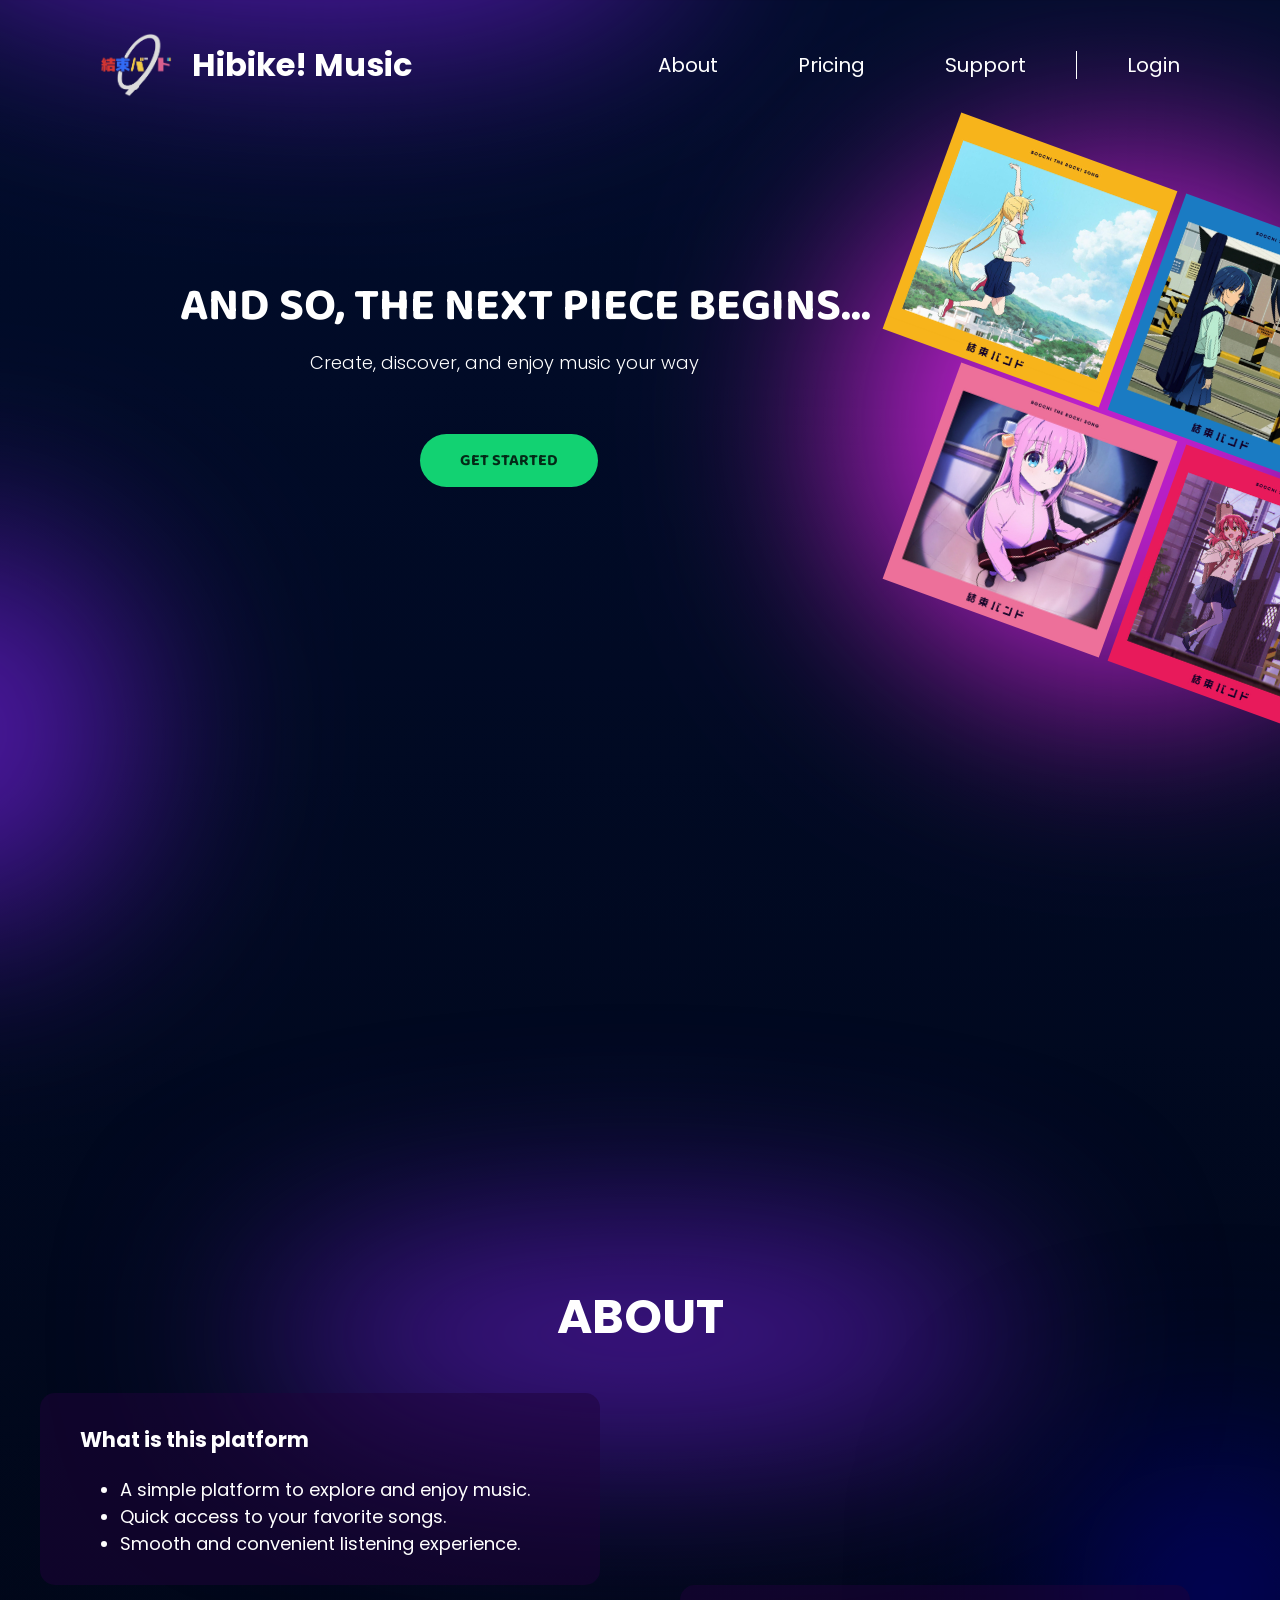
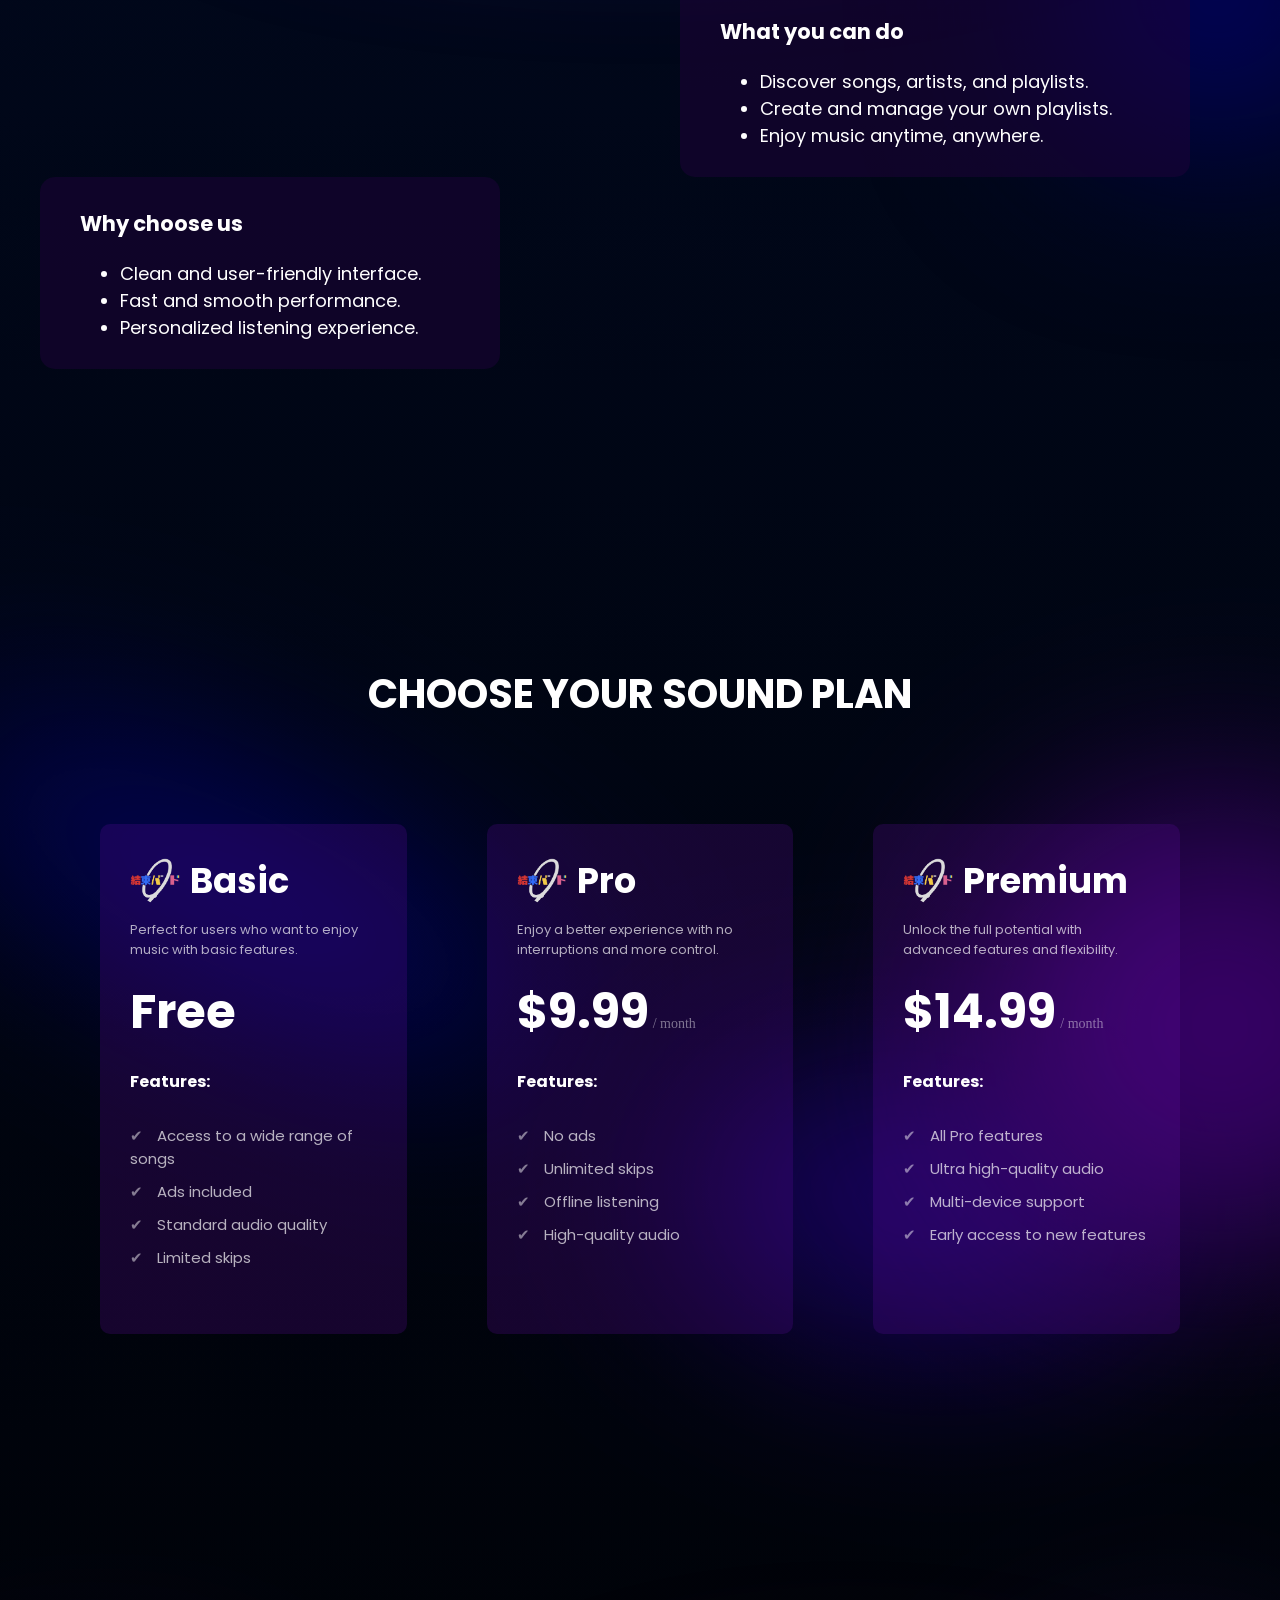
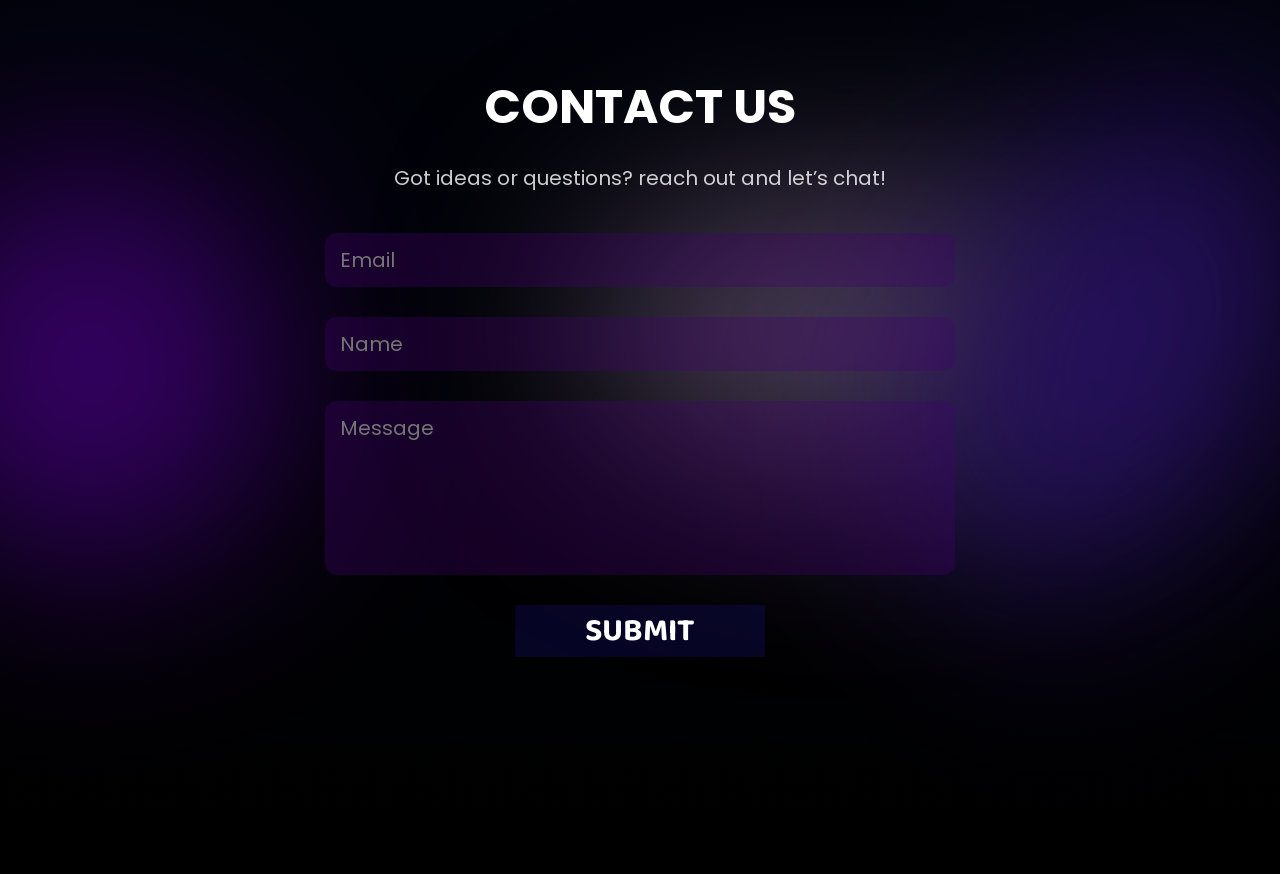
<file: index.html>
<!doctype html>
<html lang="en">
  <head>
    <meta charset="UTF-8" />
    <meta name="viewport" content="width=device-width, initial-scale=1.0" />
    <title>Hibike! Music</title>

    <link rel="stylesheet" href="style.css" />
    <!-- poppins -->
    <link rel="preconnect" href="https://fonts.googleapis.com" />
    <link rel="preconnect" href="https://fonts.gstatic.com" crossorigin />
    <link
      href="https://fonts.googleapis.com/css2?family=Poppins:ital,wght@0,100;0,200;0,300;0,400;0,500;0,600;0,700;0,800;0,900;1,100;1,200;1,300;1,400;1,500;1,600;1,700;1,800;1,900&display=swap"
      rel="stylesheet"
    />

    <link rel="preconnect" href="https://fonts.googleapis.com" />
    <link rel="preconnect" href="https://fonts.gstatic.com" crossorigin />
    <link
      href="https://fonts.googleapis.com/css2?family=Baloo+Thambi+2:wght@400..800&family=Poppins:ital,wght@0,100;0,200;0,300;0,400;0,500;0,600;0,700;0,800;0,900;1,100;1,200;1,300;1,400;1,500;1,600;1,700;1,800;1,900&display=swap"
      rel="stylesheet"
    />
    <!-- Favicon -->
    <link rel="icon" href="images/httFavicon.jpg" />
  </head>

  <body>
    <div class="ellipse1"></div>
    <div class="ellipse2"></div>
    <div class="ellipse3"></div>

    <img class="img1" src="images/Ano Band.webp" />
    <img class="img2" src="images/Guitar, Loneliness and Blue Planet.jpg" />
    <img class="img3" src="images/never forget.jpg" />
    <img class="img4" src="images/if i could be a constellation.jpg" />

    <header class="navbar">
      <a href="index.html" class="logo">
        <img src="images/logo.png" alt="Hibike Music Logo" />
        <h1>Hibike! Music</h1>
      </a>

      <ul>
        <li><a href="#about">About</a></li>
        <li><a href="#pricing">Pricing</a></li>
        <li><a href="#support">Support</a></li>
        <li><a href="login.html">Login</a></li>
      </ul>
    </header>

    <section class="hero">
      <h2 class="slogan">AND SO, THE NEXT PIECE BEGINS...</h2>
      <p class="subtitle">Create, discover, and enjoy music your way</p>
      <button class="btn" onclick="window.location.href = 'login.html'">
        GET STARTED
      </button>
    </section>

    <section id="about">
      <div class="ellipse4"></div>
      <div class="ellipse5"></div>
      <h2>ABOUT</h2>

      <div class="about-blocks">
        <div class="about-block">
          <h3>What is this platform</h3>
          <ul>
            <li>A simple platform to explore and enjoy music.</li>
            <li>Quick access to your favorite songs.</li>
            <li>Smooth and convenient listening experience.</li>
          </ul>
        </div>

        <div class="about-block">
          <h3>What you can do</h3>
          <ul>
            <li>Discover songs, artists, and playlists.</li>
            <li>Create and manage your own playlists.</li>
            <li>Enjoy music anytime, anywhere.</li>
          </ul>
        </div>

        <div class="about-block">
          <h3>Why choose us</h3>
          <ul>
            <li>Clean and user-friendly interface.</li>
            <li>Fast and smooth performance.</li>
            <li>Personalized listening experience.</li>
          </ul>
        </div>
      </div>
    </section>

    <section id="pricing">
      <div class="ellipse6"></div>
      <div class="ellipse7"></div>
      <div class="ellipse8"></div>

      <h2>CHOOSE YOUR SOUND PLAN</h2>
      <div class="pricing-container">
        <a href="checkout.html" class="price-card">
          <div class="card-header">
            <img src="images/logo.png" alt="Hibike Music Logo" />
            <h3>Basic</h3>
          </div>
          <p class="plan-desc">
            Perfect for users who want to enjoy music with basic features.
          </p>
          <p>
            <span class="price">Free</span>
          </p>
          <h4 class="features-title">Features:</h4>
          <ul>
            <li><span class="tick">✔</span> Access to a wide range of songs</li>
            <li><span class="tick">✔</span> Ads included</li>
            <li><span class="tick">✔</span> Standard audio quality</li>
            <li><span class="tick">✔</span> Limited skips</li>
          </ul>
        </a>

        <a href="checkout.html" class="price-card">
          <div class="card-header">
            <img src="images/logo.png" alt="Hibike Music Logo" />
            <h3>Pro</h3>
          </div>
          <p class="plan-desc">
            Enjoy a better experience with no interruptions and more control.
          </p>
          <p>
            <span class="price">$9.99</span>
            <span class="month">/ month</span>
          </p>
          <h4 class="features-title">Features:</h4>
          <ul>
            <li><span class="tick">✔</span> No ads</li>
            <li><span class="tick">✔</span> Unlimited skips</li>
            <li><span class="tick">✔</span> Offline listening</li>
            <li><span class="tick">✔</span> High-quality audio</li>
          </ul>
        </a>

        <a href="checkout.html" class="price-card">
          <div class="card-header">
            <img src="images/logo.png" alt="Hibike Music Logo" />
            <h3>Premium</h3>
          </div>
          <p class="plan-desc">
            Unlock the full potential with advanced features and flexibility.
          </p>
          <p>
            <span class="price">$14.99</span>
            <span class="month">/ month</span>
          </p>
          <h4 class="features-title">Features:</h4>
          <ul>
            <li><span class="tick">✔</span> All Pro features</li>
            <li><span class="tick">✔</span> Ultra high-quality audio</li>
            <li><span class="tick">✔</span> Multi-device support</li>
            <li><span class="tick">✔</span> Early access to new features</li>
          </ul>
        </a>
      </div>
    </section>

    <section id="support">
      <div class="ellipse9"></div>
      <div class="ellipse10"></div>
      <div class="ellipse11"></div>

      <h2>Contact Us</h2>

      <p class="contact-subtitle">
        Got ideas or questions? reach out and let’s chat!
      </p>

      <form class="contact-form">
        <input type="email" placeholder="Email" required />

        <input type="text" placeholder="Name" required />

        <textarea placeholder="Message" rows="5" required></textarea>

        <button type="submit">SUBMIT</button>
      </form>
    </section>
  </body>
</html>
</file>
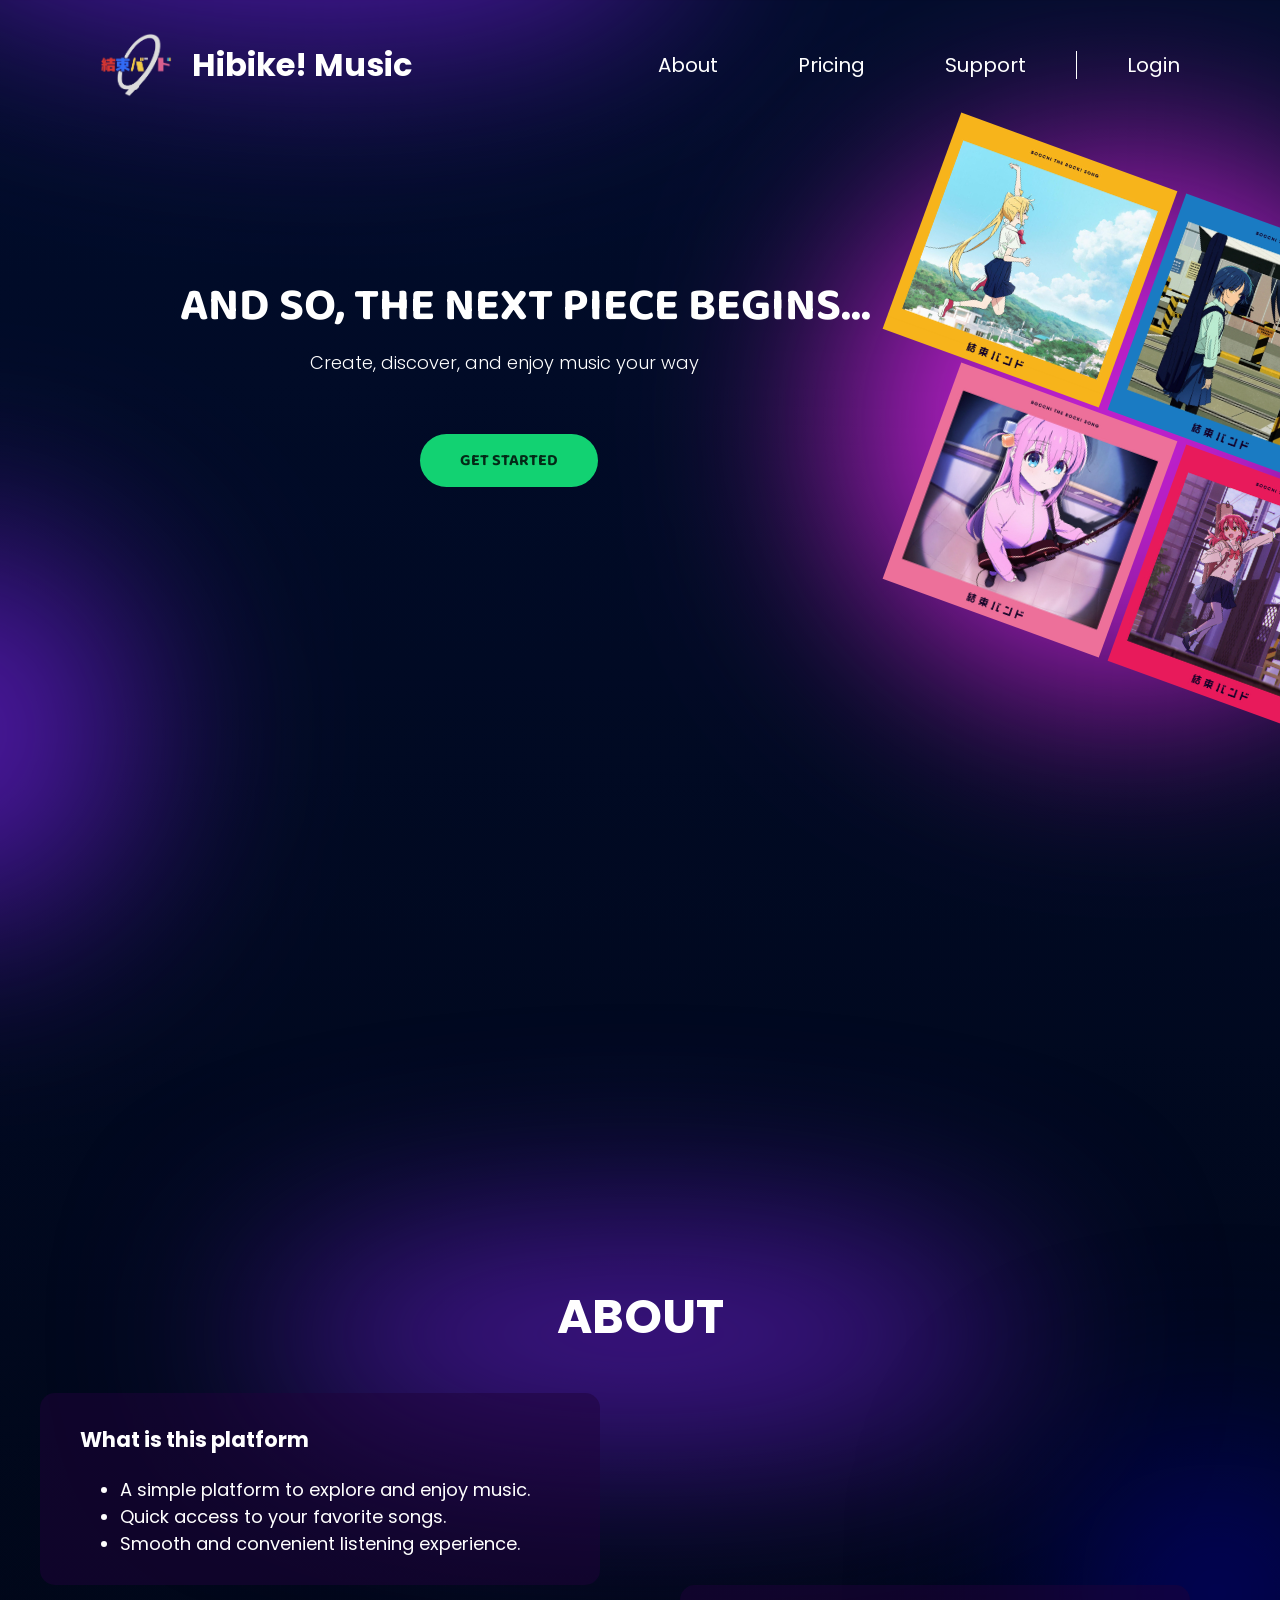
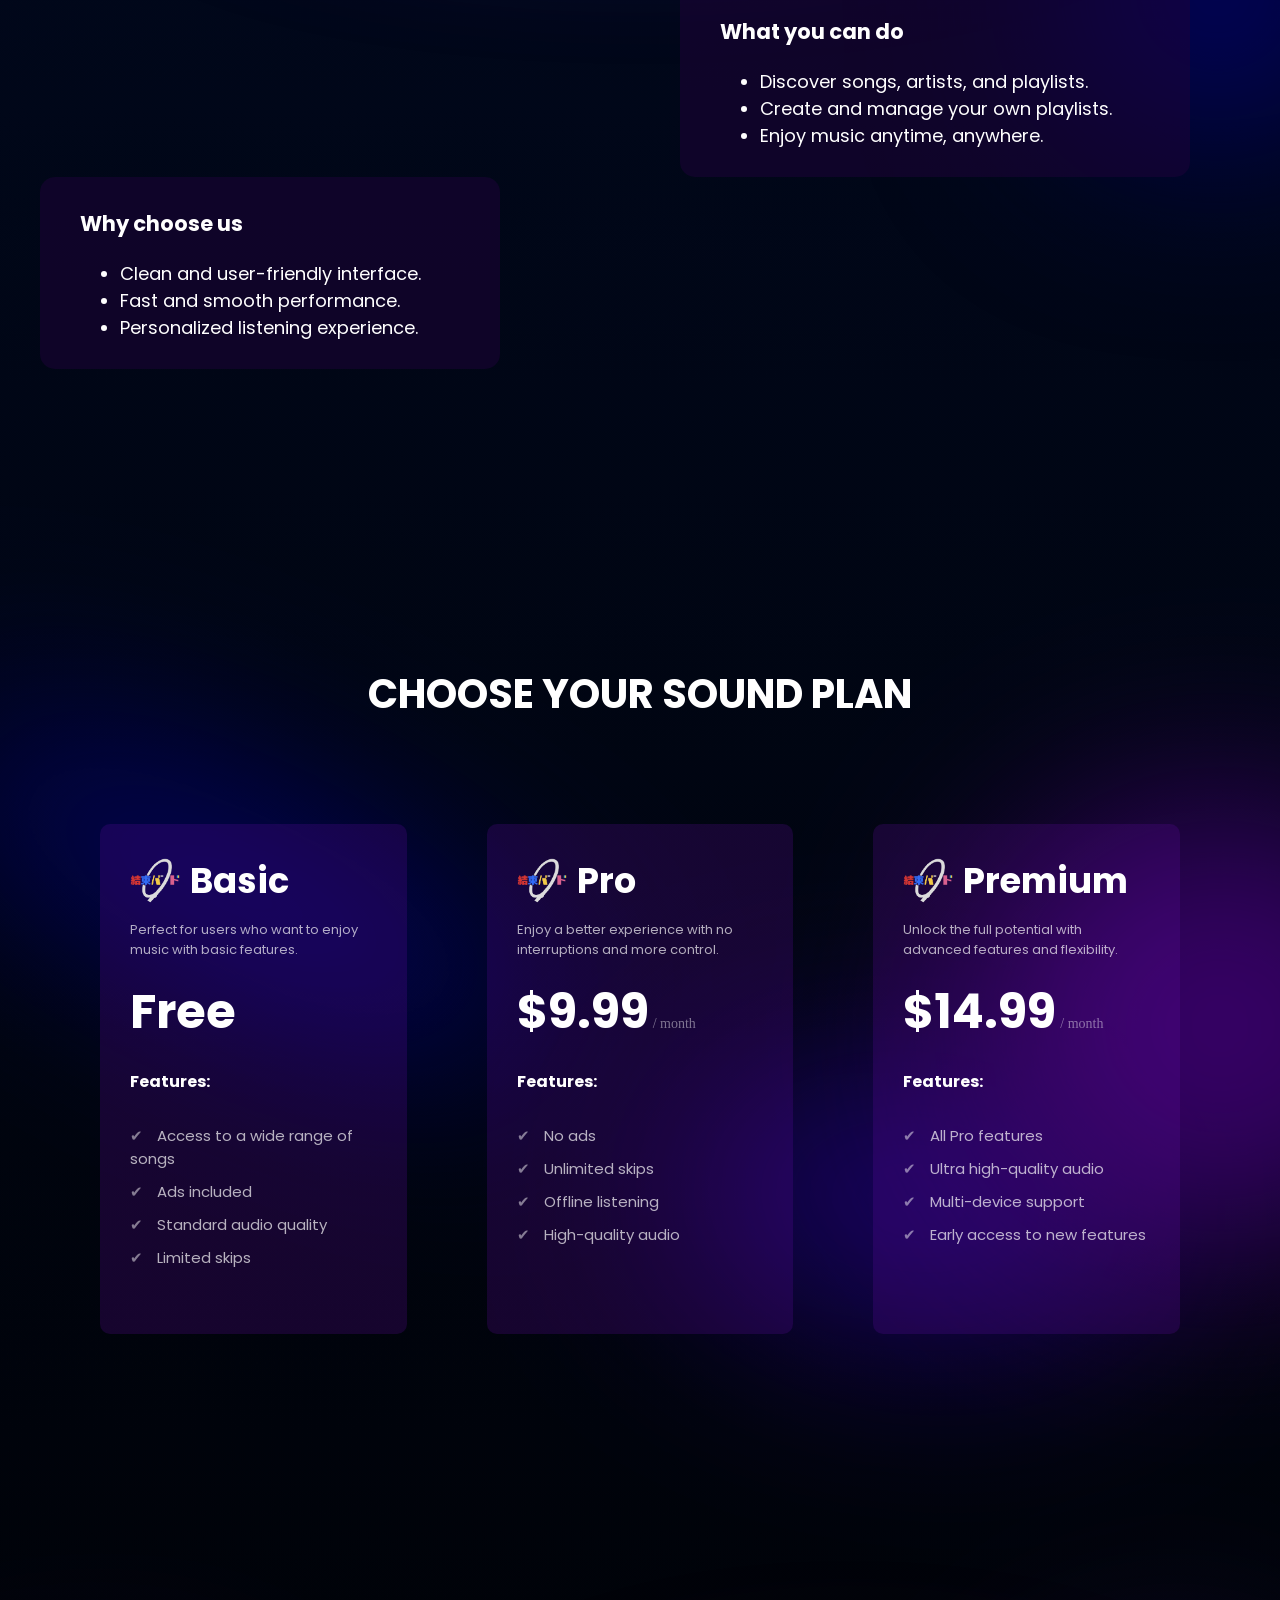
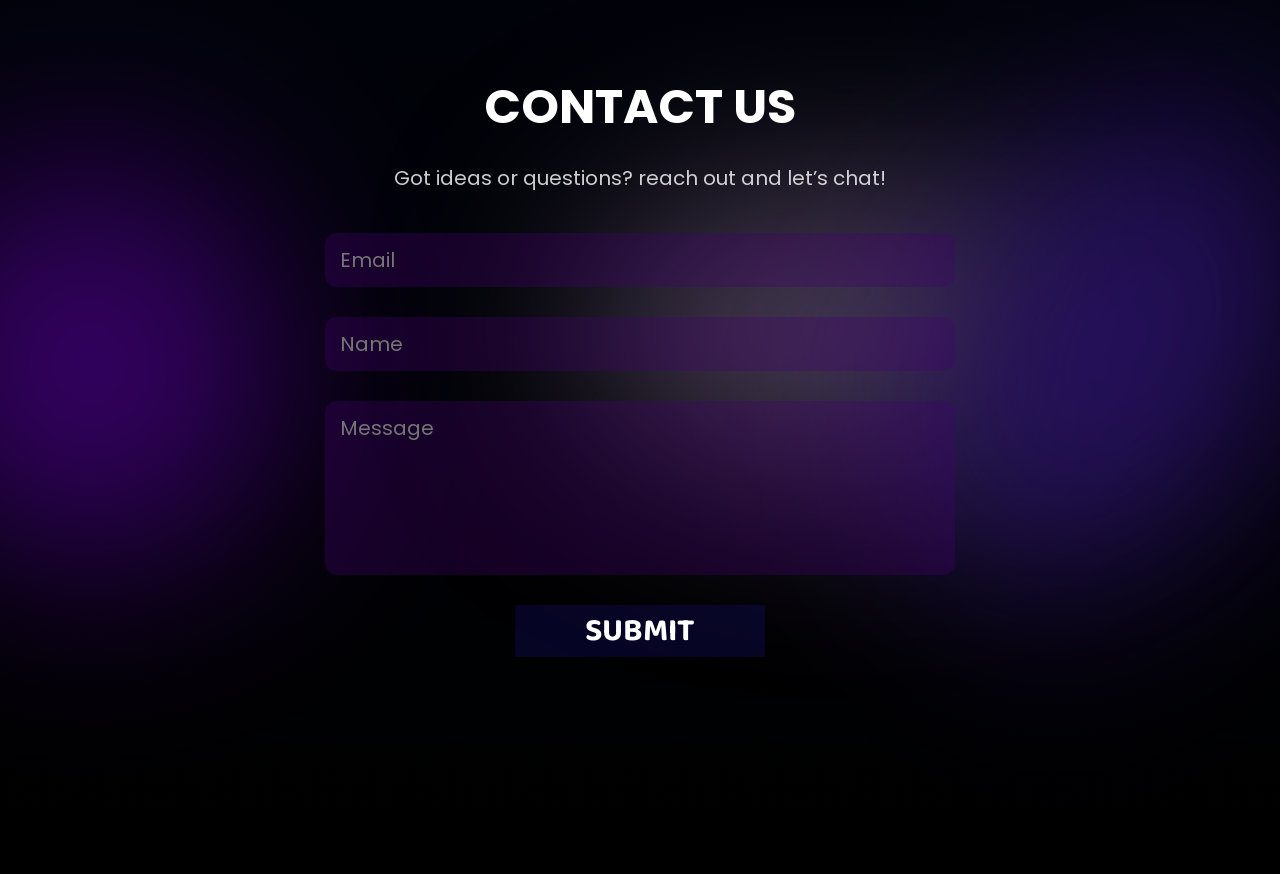
<file: frontend/index.html>
<!doctype html>
<html lang="en">
  <head>
    <meta charset="UTF-8" />
    <meta name="viewport" content="width=device-width, initial-scale=1.0" />
    <title>Hibike! Music</title>

    <link rel="stylesheet" href="css/style.css" />
    <!-- poppins -->
    <link rel="preconnect" href="https://fonts.googleapis.com" />
    <link rel="preconnect" href="https://fonts.gstatic.com" crossorigin />
    <link
      href="https://fonts.googleapis.com/css2?family=Poppins:ital,wght@0,100;0,200;0,300;0,400;0,500;0,600;0,700;0,800;0,900;1,100;1,200;1,300;1,400;1,500;1,600;1,700;1,800;1,900&display=swap"
      rel="stylesheet"
    />

    <link rel="preconnect" href="https://fonts.googleapis.com" />
    <link rel="preconnect" href="https://fonts.gstatic.com" crossorigin />
    <link
      href="https://fonts.googleapis.com/css2?family=Baloo+Thambi+2:wght@400..800&family=Poppins:ital,wght@0,100;0,200;0,300;0,400;0,500;0,600;0,700;0,800;0,900;1,100;1,200;1,300;1,400;1,500;1,600;1,700;1,800;1,900&display=swap"
      rel="stylesheet"
    />
    <!-- Favicon -->
    <link rel="icon" href="assets/logos/httFavicon.jpg" />
  </head>

  <body>
    <div class="ellipse1"></div>
    <div class="ellipse2"></div>
    <div class="ellipse3"></div>

    <img class="img1" src="assets/backgrounds/Ano Band.webp" />
    <img class="img2" src="assets/backgrounds/Guitar, Loneliness and Blue Planet.jpg" />
    <img class="img3" src="assets/backgrounds/never forget.jpg" />
    <img class="img4" src="assets/backgrounds/if i could be a constellation.jpg" />

    <header class="navbar">
      <a href="index.html" class="logo">
        <img src="assets/logos/logo.png" alt="Hibike Music Logo" />
        <h1>Hibike! Music</h1>
      </a>

      <ul>
        <li><a href="#about">About</a></li>
        <li><a href="#pricing">Pricing</a></li>
        <li><a href="#support">Support</a></li>
        <li><a href="login.html">Login</a></li>
      </ul>
    </header>

    <section class="hero">
      <h2 class="slogan">AND SO, THE NEXT PIECE BEGINS...</h2>
      <p class="subtitle">Create, discover, and enjoy music your way</p>
      <button class="btn" onclick="window.location.href = 'login.html'">
        GET STARTED
      </button>
    </section>

    <section id="about">
      <div class="ellipse4"></div>
      <div class="ellipse5"></div>
      <h2>ABOUT</h2>

      <div class="about-blocks">
        <div class="about-block">
          <h3>What is this platform</h3>
          <ul>
            <li>A simple platform to explore and enjoy music.</li>
            <li>Quick access to your favorite songs.</li>
            <li>Smooth and convenient listening experience.</li>
          </ul>
        </div>

        <div class="about-block">
          <h3>What you can do</h3>
          <ul>
            <li>Discover songs, artists, and playlists.</li>
            <li>Create and manage your own playlists.</li>
            <li>Enjoy music anytime, anywhere.</li>
          </ul>
        </div>

        <div class="about-block">
          <h3>Why choose us</h3>
          <ul>
            <li>Clean and user-friendly interface.</li>
            <li>Fast and smooth performance.</li>
            <li>Personalized listening experience.</li>
          </ul>
        </div>
      </div>
    </section>

    <section id="pricing">
      <div class="ellipse6"></div>
      <div class="ellipse7"></div>
      <div class="ellipse8"></div>

      <h2>CHOOSE YOUR SOUND PLAN</h2>
      <div class="pricing-container">
        <a href="checkout.html" class="price-card">
          <div class="card-header">
            <img src="assets/logos/logo.png" alt="Hibike Music Logo" />
            <h3>Basic</h3>
          </div>
          <p class="plan-desc">
            Perfect for users who want to enjoy music with basic features.
          </p>
          <p>
            <span class="price">Free</span>
          </p>
          <h4 class="features-title">Features:</h4>
          <ul>
            <li><span class="tick">✔</span> Access to a wide range of songs</li>
            <li><span class="tick">✔</span> Ads included</li>
            <li><span class="tick">✔</span> Standard audio quality</li>
            <li><span class="tick">✔</span> Limited skips</li>
          </ul>
        </a>

        <a href="checkout.html" class="price-card">
          <div class="card-header">
            <img src="assets/logos/logo.png" alt="Hibike Music Logo" />
            <h3>Pro</h3>
          </div>
          <p class="plan-desc">
            Enjoy a better experience with no interruptions and more control.
          </p>
          <p>
            <span class="price">$9.99</span>
            <span class="month">/ month</span>
          </p>
          <h4 class="features-title">Features:</h4>
          <ul>
            <li><span class="tick">✔</span> No ads</li>
            <li><span class="tick">✔</span> Unlimited skips</li>
            <li><span class="tick">✔</span> Offline listening</li>
            <li><span class="tick">✔</span> High-quality audio</li>
          </ul>
        </a>

        <a href="checkout.html" class="price-card">
          <div class="card-header">
            <img src="assets/logos/logo.png" alt="Hibike Music Logo" />
            <h3>Premium</h3>
          </div>
          <p class="plan-desc">
            Unlock the full potential with advanced features and flexibility.
          </p>
          <p>
            <span class="price">$14.99</span>
            <span class="month">/ month</span>
          </p>
          <h4 class="features-title">Features:</h4>
          <ul>
            <li><span class="tick">✔</span> All Pro features</li>
            <li><span class="tick">✔</span> Ultra high-quality audio</li>
            <li><span class="tick">✔</span> Multi-device support</li>
            <li><span class="tick">✔</span> Early access to new features</li>
          </ul>
        </a>
      </div>
    </section>

    <section id="support">
      <div class="ellipse9"></div>
      <div class="ellipse10"></div>
      <div class="ellipse11"></div>

      <h2>Contact Us</h2>

      <p class="contact-subtitle">
        Got ideas or questions? reach out and let’s chat!
      </p>

      <form class="contact-form">
        <input type="email" placeholder="Email" required />

        <input type="text" placeholder="Name" required />

        <textarea placeholder="Message" rows="5" required></textarea>

        <button type="submit">SUBMIT</button>
      </form>
    </section>
  </body>
</html>
</file>
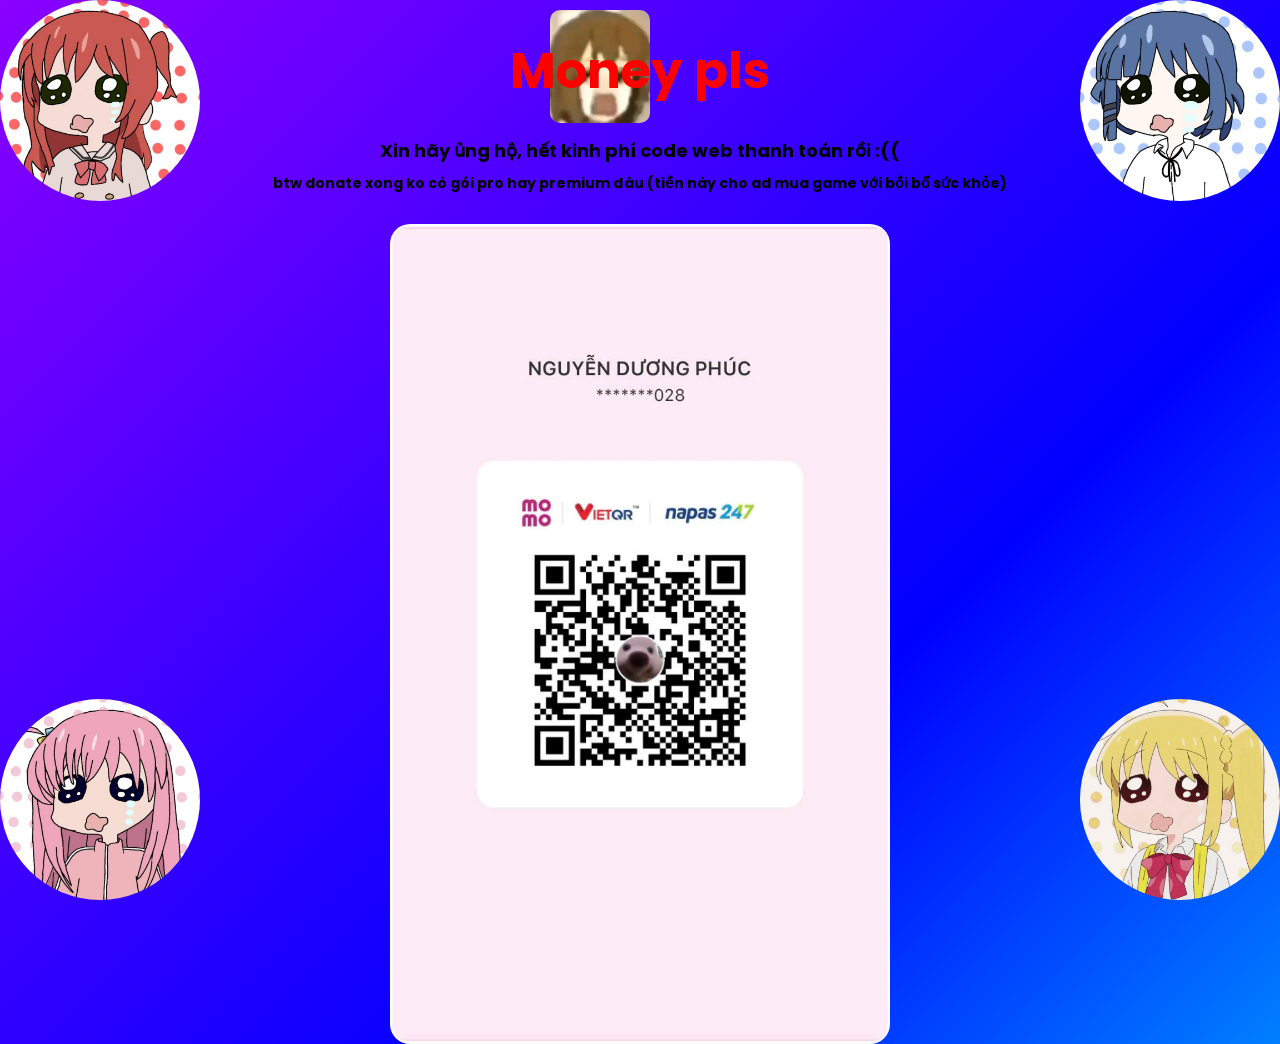
<file: checkout.html>
<!doctype html>
<html lang="en">
  <head>
    <meta charset="UTF-8" />
    <meta name="viewport" content="width=device-width, initial-scale=1.0" />
    <title>Check out</title>

    <link rel="stylesheet" href="checkout.css" />
    <!-- poppins -->
    <link rel="preconnect" href="https://fonts.googleapis.com" />
    <link rel="preconnect" href="https://fonts.gstatic.com" crossorigin />
    <link
      href="https://fonts.googleapis.com/css2?family=Poppins:ital,wght@0,100;0,200;0,300;0,400;0,500;0,600;0,700;0,800;0,900;1,100;1,200;1,300;1,400;1,500;1,600;1,700;1,800;1,900&display=swap"
      rel="stylesheet"
    />
  </head>
  <body>
    <div class="checkout-container">
      <h1>Money pls</h1>
      <p class="subtext1">
        Xin hãy ủng hộ, hết kinh phí code web thanh toán rồi :((
      </p>
      <p class="subtext2">
        btw donate xong ko có gói pro hay premium đâu (tiền này cho ad mua game
        với bồi bổ sức khỏe)
      </p>

      <img src="images/QR.jpg" alt="QR Payment" />
    </div>

    <img class="img1" src="checkoutImages/bocchi crying.jpeg" />
    <img class="img2" src="checkoutImages/kita cry.jpeg" />
    <img class="img3" src="checkoutImages/nijika cry.jpeg" />
    <img class="img4" src="checkoutImages/ryo cry.jpeg" />
    <img class="img5" src="checkoutImages/yui backbag cry.jpg" />
    <img class="img6" src="checkoutImages/yui cry.jpeg" />
    <img class="img7" src="checkoutImages/yui cry.jpg" />
    <img class="img8" src="checkoutImages/yui cry.webp" />
  </body>
</html>
</file>
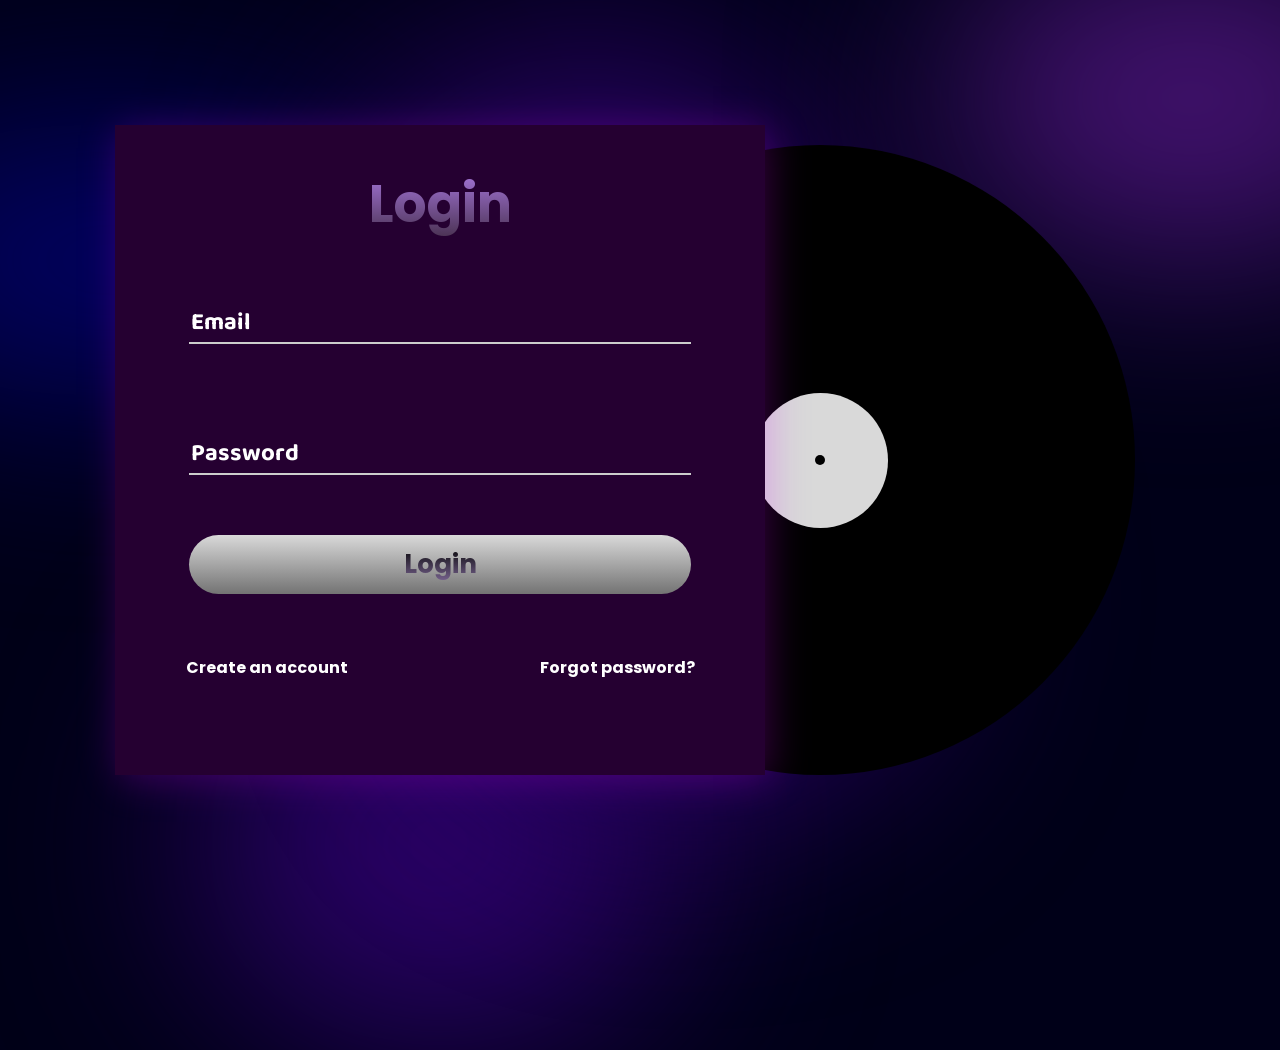
<file: login.html>
<!doctype html>
<html lang="en">
  <head>
    <meta charset="UTF-8" />
    <meta name="viewport" content="width=device-width, initial-scale=1.0" />
    <title>Login</title>

    <link rel="stylesheet" href="login.css" />
    <!-- poppins -->
    <link rel="preconnect" href="https://fonts.googleapis.com" />
    <link rel="preconnect" href="https://fonts.gstatic.com" crossorigin />
    <link
      href="https://fonts.googleapis.com/css2?family=Poppins:ital,wght@0,100;0,200;0,300;0,400;0,500;0,600;0,700;0,800;0,900;1,100;1,200;1,300;1,400;1,500;1,600;1,700;1,800;1,900&display=swap"
      rel="stylesheet"
    />

    <link rel="preconnect" href="https://fonts.googleapis.com" />
    <link rel="preconnect" href="https://fonts.gstatic.com" crossorigin />
    <link
      href="https://fonts.googleapis.com/css2?family=Baloo+Thambi+2:wght@400..800&family=Poppins:ital,wght@0,100;0,200;0,300;0,400;0,500;0,600;0,700;0,800;0,900;1,100;1,200;1,300;1,400;1,500;1,600;1,700;1,800;1,900&display=swap"
      rel="stylesheet"
    />
  </head>
  <body>
    <div class="ellipse1"></div>
    <div class="ellipse2"></div>
    <div class="ellipse3"></div>
    <div class="ellipse4"></div>
    <div class="ellipse5"></div>

    <div class="circle-group">
      <div class="circle big">
        <div class="circle medium">
          <div class="circle small"></div>
        </div>
      </div>
    </div>

    <div class="container">
      <div class="box">
        <div class="wrapper">
          <!-- LOGIN -->
          <form class="form login-form">
            <h1>Login</h1>

            <div class="input-box">
              <input type="email" placeholder=" " required />
              <label>Email</label>
            </div>

            <div class="input-box">
              <input type="password" placeholder=" " required />
              <label>Password</label>
            </div>

            <button type="submit" class="btn">
              <span>Login</span>
            </button>

            <div class="links">
              <button class="create">Create an account</button>
              <button class="forgot">Forgot password?</button>
            </div>
          </form>
          <!-- SIGN UP -->
          <form class="form signup-form">
            <h1>Sign Up</h1>

            <div class="input-box">
              <input type="email" placeholder=" " required />
              <label>Email</label>
            </div>

            <div class="input-box">
              <input type="password" placeholder=" " required />
              <label>Password</label>
            </div>

            <div class="input-box">
              <input type="password" placeholder=" " required />
              <label>Confirm Password</label>
            </div>

            <button type="submit" class="btn">
              <span>Sign Up</span>
            </button>

            <div class="links">
              <button type="button" class="back">
                Already have an account
              </button>
            </div>
          </form>
        </div>
      </div>
    </div>
    <script src="login.js"></script>
  </body>
</html>
</file>
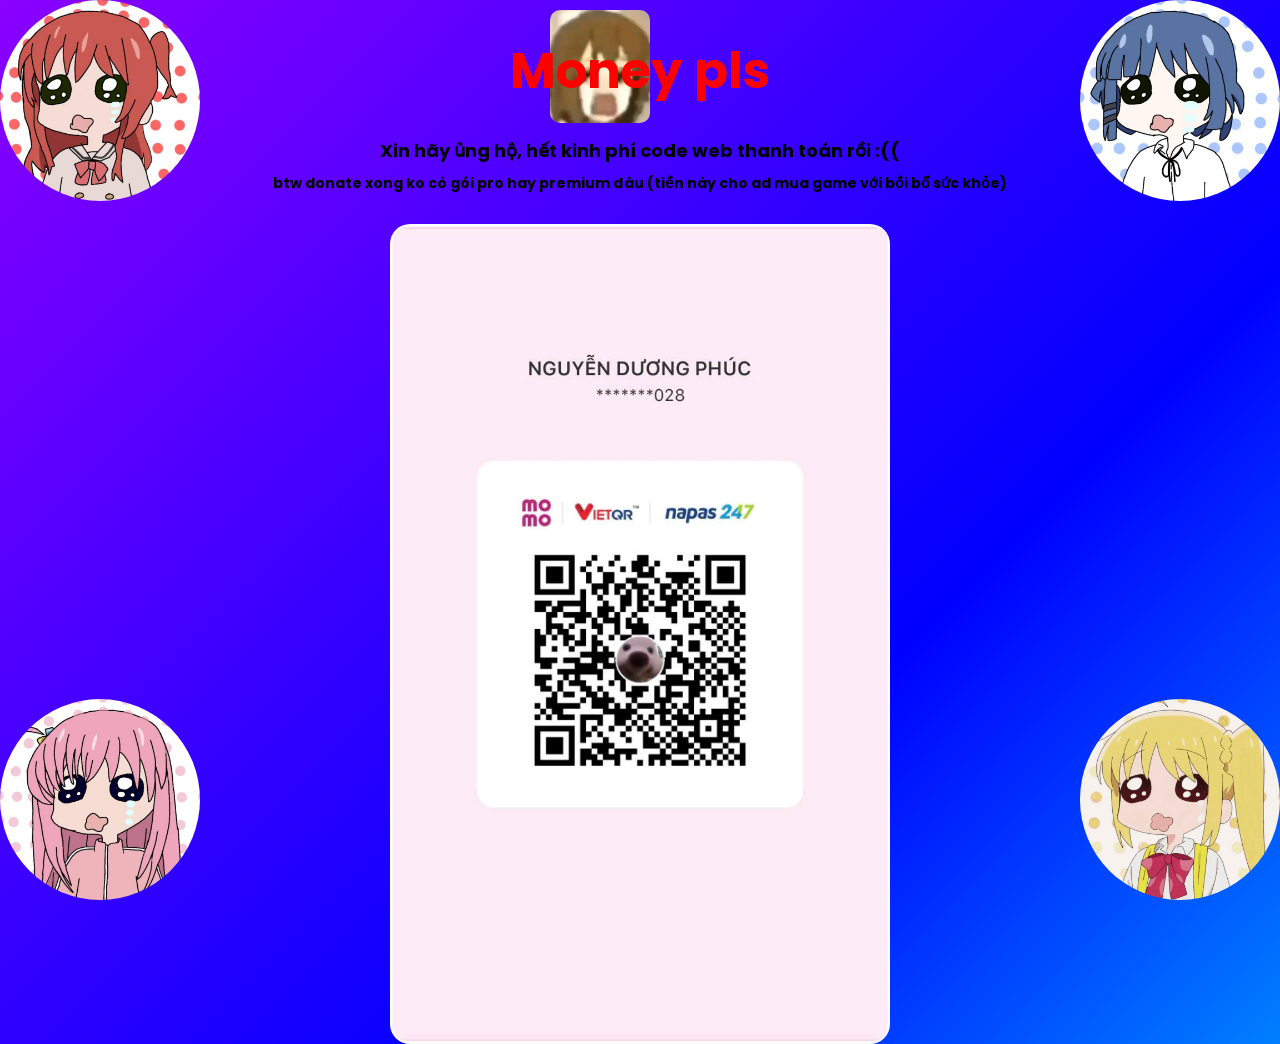
<file: frontend/checkout.html>
<!doctype html>
<html lang="en">
  <head>
    <meta charset="UTF-8" />
    <meta name="viewport" content="width=device-width, initial-scale=1.0" />
    <title>Check out</title>

    <link rel="stylesheet" href="css/checkout.css" />
    <!-- poppins -->
    <link rel="preconnect" href="https://fonts.googleapis.com" />
    <link rel="preconnect" href="https://fonts.gstatic.com" crossorigin />
    <link
      href="https://fonts.googleapis.com/css2?family=Poppins:ital,wght@0,100;0,200;0,300;0,400;0,500;0,600;0,700;0,800;0,900;1,100;1,200;1,300;1,400;1,500;1,600;1,700;1,800;1,900&display=swap"
      rel="stylesheet"
    />
  </head>
  <body>
    <div class="checkout-container">
      <h1>Money pls</h1>
      <p class="subtext1">
        Xin hãy ủng hộ, hết kinh phí code web thanh toán rồi :((
      </p>
      <p class="subtext2">
        btw donate xong ko có gói pro hay premium đâu (tiền này cho ad mua game
        với bồi bổ sức khỏe)
      </p>

      <img src="assets/content/checkout/QR.jpg" alt="QR Payment" />
    </div>

    <img class="img1" src="assets/content/checkout/bocchi crying.jpeg" />
    <img class="img2" src="assets/content/checkout/kita cry.jpeg" />
    <img class="img3" src="assets/content/checkout/nijika cry.jpeg" />
    <img class="img4" src="assets/content/checkout/ryo cry.jpeg" />
    <img class="img5" src="assets/content/checkout/yui backbag cry.jpg" />
    <img class="img6" src="assets/content/checkout/yui cry.jpeg" />
    <img class="img7" src="assets/content/checkout/yui cry.jpg" />
    <img class="img8" src="assets/content/checkout/yui cry.webp" />
  </body>
</html>
</file>
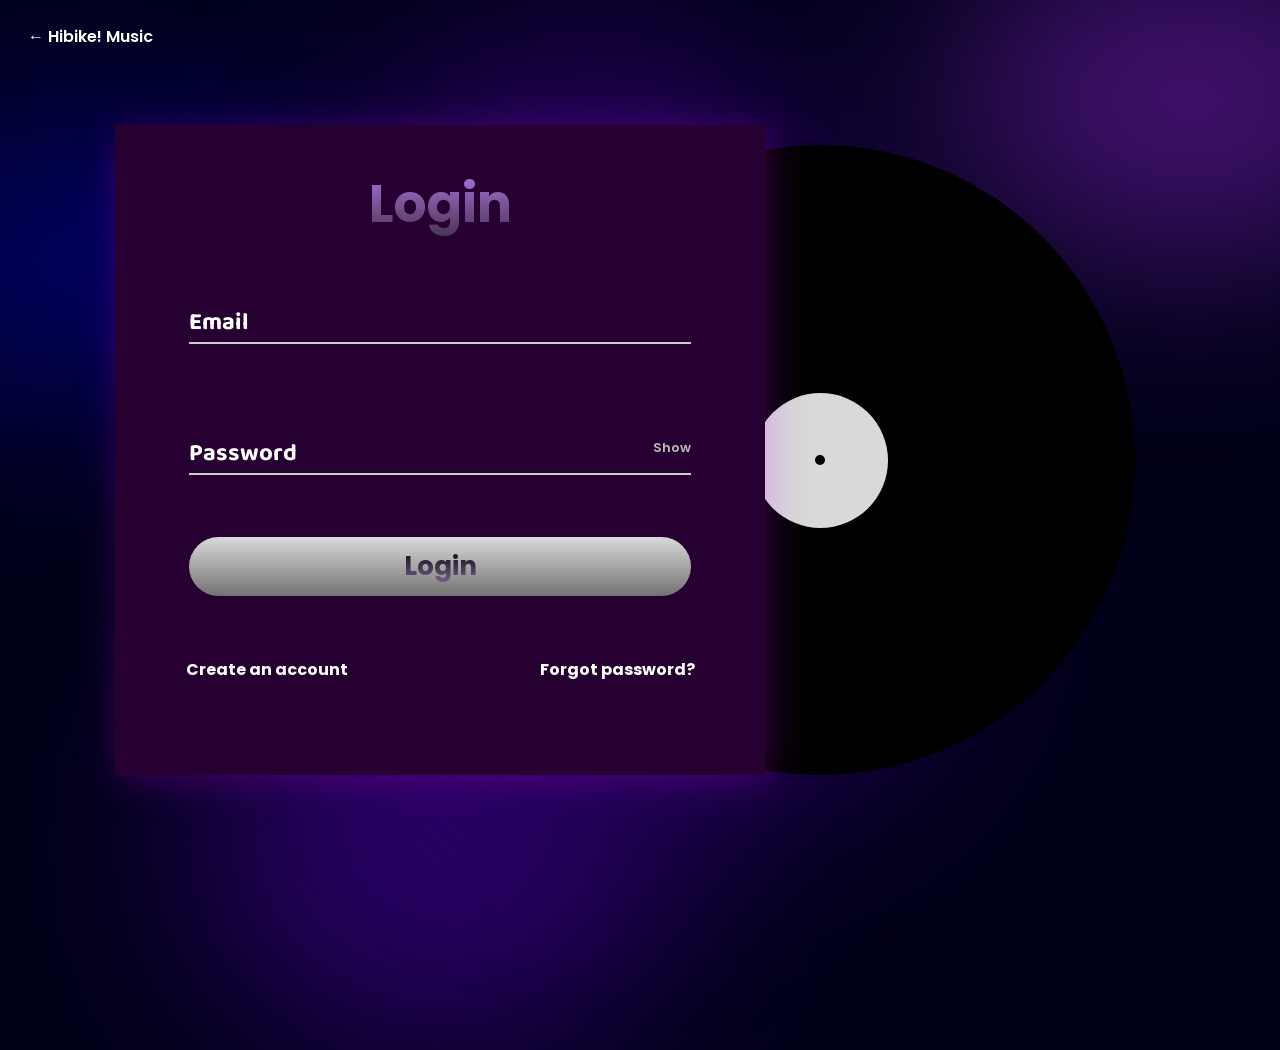
<file: frontend/login.html>
<!doctype html>
<html lang="en">
  <head>
    <meta charset="UTF-8" />
    <meta name="viewport" content="width=device-width, initial-scale=1.0" />
    <title>Login | Hibike! Music</title>
    <link rel="icon" href="assets/logos/httFavicon.jpg" />

    <link rel="stylesheet" href="css/login.css" />
    <!-- Poppins + Baloo Thambi 2 -->
    <link rel="preconnect" href="https://fonts.googleapis.com" />
    <link rel="preconnect" href="https://fonts.gstatic.com" crossorigin />
    <link
      href="https://fonts.googleapis.com/css2?family=Baloo+Thambi+2:wght@400..800&family=Poppins:ital,wght@0,100;0,200;0,300;0,400;0,500;0,600;0,700;0,800;0,900;1,100;1,200;1,300;1,400;1,500;1,600;1,700;1,800;1,900&display=swap"
      rel="stylesheet"
    />
  </head>
  <body>
    <div class="ellipse1"></div>
    <div class="ellipse2"></div>
    <div class="ellipse3"></div>
    <div class="ellipse4"></div>
    <div class="ellipse5"></div>

    <div class="circle-group">
      <div class="circle big">
        <div class="circle medium">
          <div class="circle small"></div>
        </div>
      </div>
    </div>

    <a href="index.html" class="home-link">&larr; Hibike! Music</a>

    <div class="container">
      <div class="box">
        <div class="wrapper">
          <!-- LOGIN -->
          <form class="form login-form is-active" novalidate>
            <h1>Login</h1>

            <div class="input-box">
              <input
                type="email"
                id="login-email"
                name="email"
                placeholder=" "
                autocomplete="email"
                required
              />
              <label for="login-email">Email</label>
            </div>

            <div class="input-box has-toggle">
              <input
                type="password"
                id="login-password"
                name="password"
                placeholder=" "
                autocomplete="current-password"
                required
              />
              <label for="login-password">Password</label>
              <button type="button" class="toggle-pw" aria-label="Show password">Show</button>
            </div>

            <p class="form-msg" role="alert" aria-live="polite"></p>

            <button type="submit" class="btn">
              <span>Login</span>
            </button>

            <div class="links">
              <button type="button" class="create">Create an account</button>
              <button type="button" class="forgot">Forgot password?</button>
            </div>
          </form>

          <!-- SIGN UP -->
          <form class="form signup-form" novalidate>
            <h1>Sign Up</h1>

            <div class="input-box">
              <input
                type="email"
                id="signup-email"
                name="email"
                placeholder=" "
                autocomplete="email"
                required
              />
              <label for="signup-email">Email</label>
            </div>

            <div class="input-box has-toggle">
              <input
                type="password"
                id="signup-password"
                name="password"
                placeholder=" "
                autocomplete="new-password"
                minlength="8"
                required
              />
              <label for="signup-password">Password</label>
              <button type="button" class="toggle-pw" aria-label="Show password">Show</button>
            </div>

            <div class="input-box has-toggle">
              <input
                type="password"
                id="signup-confirm"
                name="confirm"
                placeholder=" "
                autocomplete="new-password"
                required
              />
              <label for="signup-confirm">Confirm Password</label>
              <button type="button" class="toggle-pw" aria-label="Show password">Show</button>
            </div>

            <p class="form-msg" role="alert" aria-live="polite"></p>

            <button type="submit" class="btn">
              <span>Sign Up</span>
            </button>

            <div class="links">
              <button type="button" class="back">Already have an account</button>
            </div>
          </form>

          <!-- FORGOT PASSWORD - bước 1: nhập email -->
          <form class="form forgot-form" novalidate>
            <h1>Forgot Password</h1>
            <p class="hint">
              Enter the email you signed up with and we'll send you a 6-digit
              code to reset your password.
            </p>

            <div class="input-box">
              <input
                type="email"
                id="forgot-email"
                name="email"
                placeholder=" "
                autocomplete="email"
                required
              />
              <label for="forgot-email">Email</label>
            </div>

            <p class="form-msg" role="alert" aria-live="polite"></p>

            <button type="submit" class="btn">
              <span>Send code</span>
            </button>

            <div class="links">
              <button type="button" class="back">Back to login</button>
            </div>
          </form>

          <!-- FORGOT PASSWORD - bước 2: nhập OTP -->
          <form class="form otp-form" novalidate>
            <h1>Enter Code</h1>
            <p class="hint">
              We sent a 6-digit code to <strong id="otp-email"></strong>.
              It may take a minute to arrive.
            </p>

            <div class="otp-row" role="group" aria-label="6-digit code">
              <input class="otp-input" type="text" inputmode="numeric" maxlength="1" autocomplete="one-time-code" aria-label="Digit 1" />
              <input class="otp-input" type="text" inputmode="numeric" maxlength="1" aria-label="Digit 2" />
              <input class="otp-input" type="text" inputmode="numeric" maxlength="1" aria-label="Digit 3" />
              <input class="otp-input" type="text" inputmode="numeric" maxlength="1" aria-label="Digit 4" />
              <input class="otp-input" type="text" inputmode="numeric" maxlength="1" aria-label="Digit 5" />
              <input class="otp-input" type="text" inputmode="numeric" maxlength="1" aria-label="Digit 6" />
            </div>

            <p class="form-msg" role="alert" aria-live="polite"></p>

            <button type="submit" class="btn">
              <span>Verify</span>
            </button>

            <div class="links">
              <button type="button" class="resend">Resend code</button>
              <button type="button" class="change-email">Change email</button>
            </div>
          </form>

          <!-- FORGOT PASSWORD - bước 3: mật khẩu mới -->
          <form class="form reset-form" novalidate>
            <h1>New Password</h1>

            <div class="input-box has-toggle">
              <input
                type="password"
                id="reset-password"
                name="password"
                placeholder=" "
                autocomplete="new-password"
                minlength="8"
                required
              />
              <label for="reset-password">New Password</label>
              <button type="button" class="toggle-pw" aria-label="Show password">Show</button>
            </div>

            <div class="input-box has-toggle">
              <input
                type="password"
                id="reset-confirm"
                name="confirm"
                placeholder=" "
                autocomplete="new-password"
                required
              />
              <label for="reset-confirm">Confirm Password</label>
              <button type="button" class="toggle-pw" aria-label="Show password">Show</button>
            </div>

            <p class="form-msg" role="alert" aria-live="polite"></p>

            <button type="submit" class="btn">
              <span>Reset password</span>
            </button>

            <div class="links">
              <button type="button" class="back">Back to login</button>
            </div>
          </form>
        </div>
      </div>
    </div>
    <script src="js/login.js"></script>
  </body>
</html>
</file>
<file: style.css>
/* effect */ 
html {
    scroll-behavior: smooth;
}

/* navbar */
.navbar ul li a:hover {
    color: #bb00ff;
}
/* nút get started */
.btn:hover{
    background-color: #0e8d4d;
    color: #000000;
}
/* 3 option giá */
.price-card:hover {
    background-color: rgb(103, 12, 168, 0.29);
    color: #a1a1a1;
}
/* email, name, message */
.contact-form button:hover {
    background: rgba(29, 20, 153, 0.5);
    border-radius: 10px;
    color: #BEBABA;
}
/* nút submit */
.contact-form input:hover,
.contact-form textarea:hover {
    background: rgba(66,3,111,0.5);
    border: 0px solid #ffffff;
}


                           
                           /* HERO */
body {
    margin: 0;
    padding: 0;
    box-sizing: border-box;
    background: linear-gradient(to bottom, #010C2B 0%, #000000 100%);
    min-height: 100vh;
    color: white;
    overflow-x: hidden;
}
/* khóa ko cho user kéo ảnh, hay link */
img {
    -webkit-user-drag: none;
}
a {
    -webkit-user-drag: none;
}

.ellipse1 {
    background-color: #5118A7;
    height: 286.9px;
    width: 818.86px;
    border-radius: 50%;

    filter: blur(100px);

    position: absolute;
    top: -250px;
    left: -128px;
    transform: rotate(3.13deg);
    z-index: -1;
}

.ellipse2 {
    background-color: #5118A7;
    height: 383px;
    width: 357px;
    border-radius: 50%;

    filter: blur(100px); 

    position: absolute;
    top: 540px;
    left: -220px;
    transform: rotate(3.13deg);
    z-index: -1;
}

.ellipse3 {
    background-color: #BD20CB;
    height: 534px;
    width: 573px;
    border-radius: 50%;

    filter: blur(100px); 

    position: absolute;
    top: 158px;
    right: -135px;
    transform: rotate(3.13deg);
    z-index: -1;
}

.img1 {              /* Ano band */
    width: 230px;
    transform: rotate(20deg);
    position: absolute;
    top: 226px;
    right: -90px;
}

.img2 {             /* Guitar, Loneliness and Blue Planet */
    width: 230px;
    transform: rotate(20deg);
    position: absolute;
    top: 395px;
    right: 135px;
}

.img3 {             /* never forget */
    width: 230px;
    transform: rotate(20deg);
    position: absolute;
    top: 145px;
    right: 135px;
}

.img4 {             /* if i could be a constellation */
    width: 230px;
    transform: rotate(20deg);
    position: absolute;
    top: 477px;
    right: -90px;
}


/*  bên trái: ảnh logo + logo (hibike! music) */
.navbar {
    display: flex;
    justify-content: space-between;
    align-items: center;
    padding: 20px 100px;
}

.logo {
    display: flex;
    align-items: center;
    gap: 20px;
    font-family: "Poppins", Arial, sans-serif;
    font-size: 16px;
    font-weight: bold;
}
.logo img {
    width: 72px;
    height: 64px;
}

/* xóa gạch dưới hibike music (vì ảnh và tên logo đó là link) */
.logo {
    text-decoration: none; /* bỏ gạch chân */
    color: inherit;        /* giữ màu theo thiết kế */
}

/* bên phải: about, pricing, support, login */
.navbar ul {
    display: flex;
    list-style: none;
    gap: 80px;
}

/* hiệu ứng di chuột vào */
.navbar ul li a {
    text-decoration: none;
    color: white;
    font-family: "Poppins", Arial, sans-serif;
    font-size: 20px;
}

/* thêm gạch cho phần tử cuối (Login) */
.navbar ul li:last-child a {
    border-left: 1px solid rgb(255, 255, 255);
    padding-left: 50px;
    margin-left: -30px;
}

/* phần hero: (Slogan + text + get started) */
.hero {
    padding: 100px 180px;
    display: flex;
    flex-direction: column;
    align-items: flex-start; /* sang trái nhẹ */
}

.slogan {
    font-size: 46px;
    font-family: "Baloo Thambi 2", sans-serif;
    font-weight: bold;
}

.subtitle {
    margin-top: -30px;
    font-size: 18px;
    font-family: "Poppins", Arial, sans-serif;
    font-weight: 300;
    margin-left: 130px;
}

.btn {
    margin-top: 40px;
    margin-left: 240px;

    color: rgba(0, 0, 0, 0.8);
    font-size: 16px;
    font-family: "Baloo Thambi 2", sans-serif;
    font-weight: 700;

    background-color: #12D272;
    padding: 14px 40px;
    border: none;
    border-radius: 50px;
    cursor: pointer;
}          

.hero {
    height: 100vh;   /* chiếm full màn hình */
    display: flex;
    flex-direction: column;
}

                            /* ABOUT */

.ellipse4 {
    background-color: #5118A7;
    height: 186px;
    width: 772px;
    border-radius: 50%;

    filter: blur(100px);

    position: absolute;
    z-index: -1;
}

.ellipse5 {
    background-color: #010165;
    height: 285px;
    width: 306px;
    border-radius: 50%;

    filter: blur(100px); 

    position: absolute;
    top: 1450px;
    right: -90px;
    z-index: -1;
}

#about {
    height: 100vh;
    display: flex;
    flex-direction: column;
    align-items: center;
    padding: 10px 100px;
    text-align: center;
}

#about h2 {
    font-size: 48px;      
    font-weight: bold;   
    font-family: "Poppins", Arial;  
}

/* xếp 3 block thành cột và cách 30 px */
.about-blocks {
    display: flex;
    flex-direction: column;
}

/* 3 block xài chung 1 kiểu design box, text,.. */
.about-block {
    background: rgba(30, 2, 59, 0.5);
    border-radius: 15px;     

    text-align: left; 
    padding: 10px 40px;           
    
    font-family: "Poppins", Arial; 
    font-size: 18px; 
}

/* chỉnh từng block riêng */
.about-block:nth-child(1) {
    width: 480px;
    align-self: flex-start; 
    transform: translateX(-320px);
}

.about-block:nth-child(2) {
    width: 430px;
    align-self: flex-start; 
    transform: translateX(320px);
}

.about-block:nth-child(3) {
    width: 380px;
    align-self: flex-start; 
    transform: translateX(-320px);
}

                            /* PRICING */

.ellipse6 {
    background-color: #010165;
    height: 180px;
    width: 678px;
    border-radius: 50%;

    filter: blur(100px);

    position: absolute;
    transform: rotate(24.52deg);
    top: 250px;
    left: -100px;
    z-index: -1;
}
.ellipse7 {
    background-color: #190165;
    height: 260px;
    width: 475px;
    border-radius: 50%;

    filter: blur(100px);

    position: absolute;
    transform: rotate(6.3deg);
    top: 520px;
    left: 680px;
    z-index: -1;
}
.ellipse8 {
    background-color: #360165;
    height: 450px;
    width: 480px;
    border-radius: 50%;

    filter: blur(100px);

    position: absolute;
    transform: rotate(-3.76deg);
    top: 250px;
    right: -180px;
    z-index: -1;
}
/* chung cho chữ + 3 option giá */
#pricing {
    padding: 80px 100px;
    text-align: center;
    position: relative;  /* mốc cho elip */
}

#pricing h2 {
    font-size: 40px;   
    font-weight: bold;       
    font-family: "Poppins", Arial;
    text-transform: uppercase; 
}

/* xếp 3 option giữa trang và canh chỉnh,... */
.pricing-container {
    display: flex;
    justify-content: center;
    gap: 80px;
    margin-top: 100px;
}

/* design 3 box và chữ bên trong (chung chung) */
.price-card {
    background: rgb(103, 12, 168, 0.22);

    border-radius: 10px;
    padding: 30px;
    width: 351px;
    height: 450px;

    color: white;
    text-decoration: none;
    text-align: left;
}

/* xóa hitbox Basic, pro, premium */
.price-card h3 {
    margin: 0; 
}   
/* sửa ảnh logo nhỏ */
.price-card img {
    width: 50px;
}
/* ảnh logo + 3 tên option */
.card-header {
    display: flex;
    align-items: center; /* căn giữa theo chiều dọc */
    gap: 10px;           
    margin-bottom: 10px;

    font-family: "Poppins", Arial;
    font-size: 30px;
}

/*  design các mô tả */
.plan-desc {
    font-family: "Poppins", Arial;
    font-size: 13px;
    opacity: 0.67;
}
/* giá + month */
.price {
    font-size: 48px;
    font-family: "Poppins", Arial;
    font-weight: bold;
}
.month {
    font-size: 14px; 
    opacity: 0.44;  
}

/* Features */
.features-title {
    font-family: "Poppins", Arial;
    font-size: 16px;
    font-weight: bold;
    margin-bottom: 30px;
}

/* tick + các tính năng */
.price-card ul {
    font-family: "Poppins", Arial;
    font-size: 15px;
    opacity: 0.69;
    padding-left: 0px;
    list-style: none;
}
.tick {
    margin-right: 10px; /* đẩy xa chữ */
    opacity: 0.69;
    font-size: 15px;
}

/* khoảng cách các features */
.price-card li {
    margin-bottom: 10px; /* khoảng cách giữa các dòng */
}

                            /* SUPPORT */
/* chung cho contact us + email, name, message, button */
#support {
    min-height: 100vh; 
    display: flex;
    flex-direction: column;
    justify-content: center; 
    align-items: center;     

    padding: 80px 20px;
    text-align: center;
    scroll-margin-top: -100px;

    position: relative; /* mốc cho elip */
}

/* contact us */
#support h2 {
    font-size: 48px;
    font-weight: bold;
    font-family: "Poppins", Arial;

    text-transform: uppercase;
}

.ellipse9 {
    background-color: #360165;
    height: 400px;
    width: 380px;
    border-radius: 50%;

    filter: blur(100px);

    position: absolute;
    transform: rotate(-3.76deg);
    top: 350px;
    left: -100px;
    z-index: -1;
}
.ellipse10 {
    background-color: #4E415A;
    height: 270px;
    width: 540px;
    border-radius: 50%;

    filter: blur(100px);

    position: absolute;
    transform: rotate(0deg);
    top: 380px;
    left: 580px;
    z-index: -1;
}
.ellipse11 {
    background-color: #240F5D;
    height: 530px;
    width: 330px;
    border-radius: 50%;

    filter: blur(100px);

    position: absolute;
    transform: rotate(32deg);
    bottom: 1;
    right: 0;
    z-index: -1;
}

/* sub title */
.contact-subtitle {
    margin-top: -20px;
    font-size: 20px;
    font-family: "Poppins", Arial;
    opacity: 0.8;
}

/* 3 box */
.contact-form {
    margin-top: 20px;
    display: flex;
    flex-direction: column; 
    gap: 30px;
}

/* chữ trong box và box */
.contact-form input,
.contact-form textarea {
    resize: none; 

    padding: 12px 15px;

    border-radius: 12px; 
    border: none;

    background: rgba(66,3,111,0.32); 

    color: aliceblue;

    font-family: "Poppins", Arial;
    font-size: 20px;
    width: 600px;
}

/* button */
.contact-form button {
    color: white;
    font-family: "Baloo Thambi 2", sans-serif;
    font-size: 32px; 
    font-weight: bold;

    background: rgb(29, 20, 153, 0.22);
    width: 250px;
    margin: 0 auto;
    border: none; 
    
    cursor: pointer;
}
</file>
<file: frontend/css/style.css>
/* effect */ 
html {
    scroll-behavior: smooth;
}

/* navbar */
.navbar ul li a:hover {
    color: #bb00ff;
}
/* nút get started */
.btn:hover{
    background-color: #0e8d4d;
    color: #000000;
}
/* 3 option giá */
.price-card:hover {
    background-color: rgb(103, 12, 168, 0.29);
    color: #a1a1a1;
}
/* email, name, message */
.contact-form button:hover {
    background: rgba(29, 20, 153, 0.5);
    border-radius: 10px;
    color: #BEBABA;
}
/* nút submit */
.contact-form input:hover,
.contact-form textarea:hover {
    background: rgba(66,3,111,0.5);
    border: 0px solid #ffffff;
}


                           
                           /* HERO */
body {
    margin: 0;
    padding: 0;
    box-sizing: border-box;
    background: linear-gradient(to bottom, #010C2B 0%, #000000 100%);
    min-height: 100vh;
    color: white;
    overflow-x: hidden;
}
/* khóa ko cho user kéo ảnh, hay link */
img {
    -webkit-user-drag: none;
}
a {
    -webkit-user-drag: none;
}

.ellipse1 {
    background-color: #5118A7;
    height: 286.9px;
    width: 818.86px;
    border-radius: 50%;

    filter: blur(100px);

    position: absolute;
    top: -250px;
    left: -128px;
    transform: rotate(3.13deg);
    z-index: -1;
}

.ellipse2 {
    background-color: #5118A7;
    height: 383px;
    width: 357px;
    border-radius: 50%;

    filter: blur(100px); 

    position: absolute;
    top: 540px;
    left: -220px;
    transform: rotate(3.13deg);
    z-index: -1;
}

.ellipse3 {
    background-color: #BD20CB;
    height: 534px;
    width: 573px;
    border-radius: 50%;

    filter: blur(100px); 

    position: absolute;
    top: 158px;
    right: -135px;
    transform: rotate(3.13deg);
    z-index: -1;
}

.img1 {              /* Ano band */
    width: 230px;
    transform: rotate(20deg);
    position: absolute;
    top: 226px;
    right: -90px;
}

.img2 {             /* Guitar, Loneliness and Blue Planet */
    width: 230px;
    transform: rotate(20deg);
    position: absolute;
    top: 395px;
    right: 135px;
}

.img3 {             /* never forget */
    width: 230px;
    transform: rotate(20deg);
    position: absolute;
    top: 145px;
    right: 135px;
}

.img4 {             /* if i could be a constellation */
    width: 230px;
    transform: rotate(20deg);
    position: absolute;
    top: 477px;
    right: -90px;
}


/*  bên trái: ảnh logo + logo (hibike! music) */
.navbar {
    display: flex;
    justify-content: space-between;
    align-items: center;
    padding: 20px 100px;
}

.logo {
    display: flex;
    align-items: center;
    gap: 20px;
    font-family: "Poppins", Arial, sans-serif;
    font-size: 16px;
    font-weight: bold;
}
.logo img {
    width: 72px;
    height: 64px;
}

/* xóa gạch dưới hibike music (vì ảnh và tên logo đó là link) */
.logo {
    text-decoration: none; /* bỏ gạch chân */
    color: inherit;        /* giữ màu theo thiết kế */
}

/* bên phải: about, pricing, support, login */
.navbar ul {
    display: flex;
    list-style: none;
    gap: 80px;
}

/* hiệu ứng di chuột vào */
.navbar ul li a {
    text-decoration: none;
    color: white;
    font-family: "Poppins", Arial, sans-serif;
    font-size: 20px;
}

/* thêm gạch cho phần tử cuối (Login) */
.navbar ul li:last-child a {
    border-left: 1px solid rgb(255, 255, 255);
    padding-left: 50px;
    margin-left: -30px;
}

/* phần hero: (Slogan + text + get started) */

.slogan {
    font-size: 46px;
    font-family: "Baloo Thambi 2", sans-serif;
    font-weight: bold;
}

.subtitle {
    margin-top: -30px;
    font-size: 18px;
    font-family: "Poppins", Arial, sans-serif;
    font-weight: 300;
    margin-left: 130px;
}

.btn {
    margin-top: 40px;
    margin-left: 240px;

    color: rgba(0, 0, 0, 0.8);
    font-size: 16px;
    font-family: "Baloo Thambi 2", sans-serif;
    font-weight: 700;

    background-color: #12D272;
    padding: 14px 40px;
    border: none;
    border-radius: 50px;
    cursor: pointer;
}

.hero {
    padding: 100px 180px;
    height: 100vh;   /* chiếm full màn hình */
    display: flex;
    flex-direction: column;
    align-items: flex-start; /* sang trái nhẹ */
}


                            /* ABOUT */

.ellipse4 {
    background-color: #5118A7;
    height: 186px;
    width: 772px;
    border-radius: 50%;

    filter: blur(100px);

    position: absolute;
    z-index: -1;
}

.ellipse5 {
    background-color: #010165;
    height: 285px;
    width: 306px;
    border-radius: 50%;

    filter: blur(100px); 

    position: absolute;
    top: 1450px;
    right: -90px;
    z-index: -1;
}

#about {
    height: 100vh;
    display: flex;
    flex-direction: column;
    align-items: center;
    padding: 10px 100px;
    text-align: center;
}

#about h2 {
    font-size: 48px;      
    font-weight: bold;   
    font-family: "Poppins", Arial;  
}

/* xếp 3 block thành cột và cách 30 px */
.about-blocks {
    display: flex;
    flex-direction: column;
}

/* 3 block xài chung 1 kiểu design box, text,.. */
.about-block {
    background: rgba(30, 2, 59, 0.5);
    border-radius: 15px;     

    text-align: left; 
    padding: 10px 40px;           
    
    font-family: "Poppins", Arial; 
    font-size: 18px; 
}

/* chỉnh từng block riêng */
.about-block:nth-child(1) {
    width: 480px;
    align-self: flex-start; 
    transform: translateX(-320px);
}

.about-block:nth-child(2) {
    width: 430px;
    align-self: flex-start; 
    transform: translateX(320px);
}

.about-block:nth-child(3) {
    width: 380px;
    align-self: flex-start; 
    transform: translateX(-320px);
}

                            /* PRICING */

.ellipse6 {
    background-color: #010165;
    height: 180px;
    width: 678px;
    border-radius: 50%;

    filter: blur(100px);

    position: absolute;
    transform: rotate(24.52deg);
    top: 250px;
    left: -100px;
    z-index: -1;
}
.ellipse7 {
    background-color: #190165;
    height: 260px;
    width: 475px;
    border-radius: 50%;

    filter: blur(100px);

    position: absolute;
    transform: rotate(6.3deg);
    top: 520px;
    left: 680px;
    z-index: -1;
}
.ellipse8 {
    background-color: #360165;
    height: 450px;
    width: 480px;
    border-radius: 50%;

    filter: blur(100px);

    position: absolute;
    transform: rotate(-3.76deg);
    top: 250px;
    right: -180px;
    z-index: -1;
}
/* chung cho chữ + 3 option giá */
#pricing {
    padding: 80px 100px;
    text-align: center;
    position: relative;  /* mốc cho elip */
}

#pricing h2 {
    font-size: 40px;   
    font-weight: bold;       
    font-family: "Poppins", Arial;
    text-transform: uppercase; 
}

/* xếp 3 option giữa trang và canh chỉnh,... */
.pricing-container {
    display: flex;
    justify-content: center;
    gap: 80px;
    margin-top: 100px;
}

/* design 3 box và chữ bên trong (chung chung) */
.price-card {
    background: rgb(103, 12, 168, 0.22);

    border-radius: 10px;
    padding: 30px;
    width: 351px;
    height: 450px;

    color: white;
    text-decoration: none;
    text-align: left;
}

/* xóa hitbox Basic, pro, premium */
.price-card h3 {
    margin: 0; 
}   
/* sửa ảnh logo nhỏ */
.price-card img {
    width: 50px;
}
/* ảnh logo + 3 tên option */
.card-header {
    display: flex;
    align-items: center; /* căn giữa theo chiều dọc */
    gap: 10px;           
    margin-bottom: 10px;

    font-family: "Poppins", Arial;
    font-size: 30px;
}

/*  design các mô tả */
.plan-desc {
    font-family: "Poppins", Arial;
    font-size: 13px;
    opacity: 0.67;
}
/* giá + month */
.price {
    font-size: 48px;
    font-family: "Poppins", Arial;
    font-weight: bold;
}
.month {
    font-size: 14px; 
    opacity: 0.44;  
}

/* Features */
.features-title {
    font-family: "Poppins", Arial;
    font-size: 16px;
    font-weight: bold;
    margin-bottom: 30px;
}

/* tick + các tính năng */
.price-card ul {
    font-family: "Poppins", Arial;
    font-size: 15px;
    opacity: 0.69;
    padding-left: 0px;
    list-style: none;
}
.tick {
    margin-right: 10px; /* đẩy xa chữ */
    opacity: 0.69;
    font-size: 15px;
}

/* khoảng cách các features */
.price-card li {
    margin-bottom: 10px; /* khoảng cách giữa các dòng */
}

                            /* SUPPORT */
/* chung cho contact us + email, name, message, button */
#support {
    min-height: 100vh; 
    display: flex;
    flex-direction: column;
    justify-content: center; 
    align-items: center;     

    padding: 80px 20px;
    text-align: center;
    scroll-margin-top: -100px;

    position: relative; /* mốc cho elip */
}

/* contact us */
#support h2 {
    font-size: 48px;
    font-weight: bold;
    font-family: "Poppins", Arial;

    text-transform: uppercase;
}

.ellipse9 {
    background-color: #360165;
    height: 400px;
    width: 380px;
    border-radius: 50%;

    filter: blur(100px);

    position: absolute;
    transform: rotate(-3.76deg);
    top: 350px;
    left: -100px;
    z-index: -1;
}
.ellipse10 {
    background-color: #4E415A;
    height: 270px;
    width: 540px;
    border-radius: 50%;

    filter: blur(100px);

    position: absolute;
    transform: rotate(0deg);
    top: 380px;
    left: 580px;
    z-index: -1;
}
.ellipse11 {
    background-color: #240F5D;
    height: 530px;
    width: 330px;
    border-radius: 50%;

    filter: blur(100px);

    position: absolute;
    transform: rotate(32deg);
    bottom: 1;
    right: 0;
    z-index: -1;
}

/* sub title */
.contact-subtitle {
    margin-top: -20px;
    font-size: 20px;
    font-family: "Poppins", Arial;
    opacity: 0.8;
}

/* 3 box */
.contact-form {
    margin-top: 20px;
    display: flex;
    flex-direction: column; 
    gap: 30px;
}

/* chữ trong box và box */
.contact-form input,
.contact-form textarea {
    resize: none; 

    padding: 12px 15px;

    border-radius: 12px; 
    border: none;

    background: rgba(66,3,111,0.32); 

    color: aliceblue;

    font-family: "Poppins", Arial;
    font-size: 20px;
    width: 600px;
}

/* button */
.contact-form button {
    color: white;
    font-family: "Baloo Thambi 2", sans-serif;
    font-size: 32px; 
    font-weight: bold;

    background: rgb(29, 20, 153, 0.22);
    width: 250px;
    margin: 0 auto;
    border: none; 
    
    cursor: pointer;
}
</file>
<file: checkout.css>
/* animation */

/* màu background */
@keyframes rainbowMove {
  0% {
    background-position: 0% 50%;
  }
  50% {
    background-position: 100% 50%;
  }
  100% {
    background-position: 0% 50%;
  }
}

/* 4 ảnh bocchi */
@keyframes spin1 {
  from {
    transform: rotate(0deg);
  }
  to {
    transform: rotate(360deg);
  }
}
@keyframes spin2 {
  from {
    transform: rotate(360deg);
  }
  to {
    transform: rotate(0deg);
  }
}
@keyframes spin3 {
  from {
    transform: rotate(-360deg);
  }
  to {
    transform: rotate(0deg);
  }
}
@keyframes spin4 {
  from {
    transform: rotate(0deg);
  }
  to {
    transform: rotate(-360deg);
  }
}
/* chữ money pls */
@keyframes blinkAnim {
    0%   { opacity: 1; }
    50%  { opacity: 0; }
    100% { opacity: 1; }
}
/* chữ xin hãy ủng hộ,... */
@keyframes changeColor {
    0%   { color: red; }
    25%  { color: blue; }
    50%  { color: black; }
    75%  { color: green; }
    100% { color: yellow; }
}
/* chữ btw... */
@keyframes blueRed {
    0% { color: blue; }
    100% { clolor: red; }
}
/* ảnh nhỏ gần money pls */
@keyframes vibrate {
  0% { transform: translate(0); }
  25% { transform: translate(-2px, 2px); }
  50% { transform: translate(2px, -2px); }
  75% { transform: translate(-2px, -2px); }
  100% { transform: translate(0); }
}
/* yui */
@keyframes jello {
  0%, 100% {
    transform: scale(1, 1);
  }

  30% {
    transform: scale(1.25, 0.75);
  }

  40% {
    transform: scale(0.75, 1.25);
  }

  50% {
    transform: scale(1.15, 0.85);
  }

  65% {
    transform: scale(0.95, 1.05);
  }

  75% {
    transform: scale(1.05, 0.95);
  }
}
@keyframes swing {
  0% {
    transform: rotate(20deg);
  }
  50% {
    transform: rotate(-20deg);
  }
  100% {
    transform: rotate(20deg);
  }
}
@keyframes shakeMini {
  0% { transform: translate(0, 0); }
  25% { transform: translate(-2px, 1px); }
  50% { transform: translate(2px, -1px); }
  75% { transform: translate(-1px, -1px); }
  100% { transform: translate(0, 0); }
}
@keyframes rubberBand {
  0% {
    transform: scale(1, 1);
  }

  30% {
    transform: scale(1.25, 0.75);
  }

  40% {
    transform: scale(0.75, 1.25);
  }

  50% {
    transform: scale(1.15, 0.85);
  }

  65% {
    transform: scale(0.95, 1.05);
  }

  75% {
    transform: scale(1.05, 0.95);
  }

  100% {
    transform: scale(1, 1);
  }
}

/* object */
body {
    margin: 0;
    padding: 0;
    overflow-x: hidden;
    min-height: 100vh;
    font-family: "Poppins", Arial, sans-serif;
    font-weight: bold;

    background: linear-gradient(
    -45deg,
    #ff0000,
    #ff7f00,
    #ffff00,
    #00ff00,
    #00ffff,
    #0000ff,
    #8b00ff
  );

  background-size: 400% 400%;
  animation: rainbowMove 6s ease infinite;
}

.checkout-container {

    position: relative; /* mốc cho ảnh */

    display: flex;
    flex-direction: column;

    justify-content: center; /* dọc */
    align-items: center;     /* ngang */

    text-align: center;
}
.checkout-container h1 {
    font-size: 50px;
    color:  #ff0000;
    margin-bottom: 10px;
    animation: blinkAnim 0.5s infinite;
}
.subtext1 {
    font-size: 18px;
    margin-bottom: -5px;
    animation: changeColor 1s infinite;
}
.subtext2 {
    font-size: 14px;
    opacity: 1;
    margin-bottom: 30px;
    animation: blinkAnim 1s infinite;
}
/* ảnh qr */
.checkout-container img {
    width: 500px;
    height: auto;
    border-radius: 20px;
}

/* ảnh khóc */
.img1 {
    width: 200px;
    border-radius: 50%;

    position: absolute;
    bottom: 0;
    left: 0;
    z-index: -1;

    animation: spin1 1s linear infinite;
}

.img2 {
    width: 200px;
    border-radius: 50%;

    position: absolute;
    top: 0;
    left: 0;
    z-index: -1;

    animation: spin2 1s linear infinite;
}
.img3 {
    width: 200px;
    border-radius: 50%;

    position: absolute;
    bottom: 0;
    right: 0;
    z-index: -1;

    animation: spin3 1s linear infinite;
}
.img4 {
    width: 200px;
    border-radius: 50%;

    position: absolute;
    top: 0;
    right: 0;
    z-index: -1;

    animation: spin4 1s linear infinite;
}

.img5 {
    width: 200px;
    border-radius: 50px;
    transform: rotate(20deg);

    position: absolute;
    top: 300px;
    right: 440px;
    z-index: -1;
  animation: rubberBand 1s infinite;
}
.img6 {
    width: 200px;
    border-radius: 30px;
    transform: rotate(-10deg);

    position: absolute;
    bottom: 30px;
    left: 440px;
    z-index: -1;
    animation: swing 1.5s ease-in-out infinite;
}
.img7 {
    width: 200px;
    border-radius: 10px;

    position: absolute;
    bottom: -20px;
    right: 400px;
    z-index: -1;
    animation: jello 2s infinite;
}
.img8 {
    width: 100px;
    border-radius: 10px;

    position: absolute;
    top: 10px;
    left: 550px;
    z-index: -1;

    animation: vibrate 0.2s infinite;
}
</file>
<file: login.css>
body {
  margin: 0;
  padding: 0;
  box-sizing: border-box;
  min-height: 100vh;
  overflow: hidden; /* khóa màn */

  background-color: #000018;
}

.ellipse1 {
  background-color: #010165;
  height: 280px;
  width: 550px;
  border-radius: 50%;

  filter: blur(100px);

  position: absolute;
  top: 120px;
  left: -163px;
  transform: rotate(0deg);
  z-index: -1;
}
.ellipse2 {
  background-color: #290165;
  height: 412px;
  width: 482px;
  border-radius: 50%;

  filter: blur(100px);

  position: absolute;
  bottom: -150px;
  right: 600px;
  transform: rotate(0deg);
  z-index: -1;
    
  transition: 0.6s ease;
}
.ellipse3 {
  background-color: #290165;
  height: 412px;
  width: 482px;
  border-radius: 50%;

  filter: blur(100px);

  position: absolute;
  bottom: 100px;
  right: 350px;
  transform: rotate(0deg);
  z-index: -1;
}
.ellipse4 {
  background-color: #290165;
  height: 412px;
  width: 482px;
  border-radius: 50%;

  filter: blur(100px);

  position: absolute;
  top: 50px;
  right: 450px;
  transform: rotate(0deg);
  z-index: -1;

  transition: 0.6s ease;
}
.ellipse5 {
  background-color: #441271;
  height: 317px;
  width: 498px;
  border-radius: 50%;

  filter: blur(100px);

  position: absolute;
  top: -60px;
  right: -160px;
  transform: rotate(0deg);
  z-index: -1;
}

/* nhóm circle */
.circle-group {
  position: absolute;

  top: 50%;
  left: 50%;

  transform: translate(-50%, -50%) translateX(180px) translateY(10px);

  transition: 0.6s ease;
}
/* style chung */
.circle {
  border-radius: 50%;
  display: flex;
  justify-content: center;

  align-items: center;
}
/* lớn */
.big {
  width: 630px;
  height: 630px;
  background: #000000;
}
/* vừa */
.medium {
  width: 135px;
  height: 135px;
  background: #D9D9D9;
}
/* nhỏ */
.small {
  width: 10px;
  height: 10px;
  background: #000000;
}

.container {
  height: 100vh;
  display: flex;
  align-items: center;     /* căn giữa dọc */
  justify-content: center; /* ban đầu giữa ngang */
}

.box {
  width: 650px;
  height: 650px;
  background: #250031;
  
  display: flex;
  justify-content: center;

  transform: translateX(-200px); /* đẩy sang trái */

  box-shadow: 4px 4px 37.5px rgba(217, 0, 255, 0.25);

  transition: 1s ease;
}

/* login + 2 box */
.wrapper {
  width: 100%;
  padding: 30px;
  text-align: center;
}

/* login */
.wrapper h1 {
  margin-top: 10px;
  margin-bottom: 60px;
  font-size: 52px;
  font-family: "Poppins", Arial, sans-serif;

  /* màu font */
  background: linear-gradient(to bottom, #AE7CE7, #432D48);
  -webkit-background-clip: text;           /*Chrome, Edge*/
  background-clip: text;                   /*chuẩn chung (Firefox, future)*/
  -webkit-text-fill-color: transparent;
}

/* 2 box */
.input-box {
  margin-bottom: 90px;
  position: relative;
}
/* design 2 box khi đang và đã nhập */
.input-box input {
  width: 85%;
  padding: 2px 0px;

  /* edit lại box */
  border: 1px solid #ffffff;
  border: none;                /*  bỏ viền */
  border-bottom: 2px solid #ccc; /* chỉ giữ gạch dưới */
  background: transparent;     /* nền trong suốt */
  outline: none;

  /* style chữ nhập của user */
  font-size: 24px;
  font-family: "Poppins", Arial, sans-serif;
  letter-spacing: -1px;
  color: #c491f5;

  transition: 0.3s;
}
/* style chữ email + pasword */
.input-box label {
  position: absolute;
  left: 46px;
  top: 0px;
/* design label khi chưa ấn */
  font-size: 24px;
  font-family: "Baloo Thambi 2", sans-serif;
  font-weight: bold;
  color: #ffffff;

  pointer-events: none; /* không bị click vào label */
  transition: 0.3s; /* thời gian label animated khi ấn vào */
}
/* animation */
/* ko bt sao vẫn chạy đc nhưng nam mô đừng đụng vào nữa :(( */
.input-box input:focus + label,
.input-box input:not(:placeholder-shown) + label {
  top: -10px;
  font-size: 12px;
  color: #AE7CE7;
}

/* effect: di chuột + click*/
/* hover */
.input-box input:hover {
  border-bottom: 2px solid #AE7CE7;
}
.input-box input:hover + label {
  color: #AE7CE7;
}

/* focus */
.input-box input:focus {
  border-bottom: 2px solid #8400ff;
}
.input-box input:focus + label {
  color: #8400ff;
}

/* nút Login */
.btn {
  transform: translateY(-30px);
  width: 85%;             
  padding: 10px;           

  background: linear-gradient(to bottom, #D9D9D9, #737373); 
  color: white;           

  border: none;
  border-radius: 50px;

  cursor: pointer;
}
/* chữ login (trong nút) */
.btn span {
  background: linear-gradient(to bottom, #040404, #786390);

  -webkit-background-clip: text;
  background-clip: text;
  -webkit-text-fill-color: transparent;

  font-size: 26px;        
  font-weight: bold;
  font-family: "Poppins", Arial, sans-serif;
}

/* effect btn */

/* di chuột */
.btn:hover {
  background: linear-gradient(to bottom, #e6e6e6, #8a8a8a);
}
.btn:hover span {
  filter: brightness(1.5); /* chữ sáng nhẹ */
}
/* ấn */
.btn:active {
  background: linear-gradient(to bottom, #c0c0c0, #5a5a5a);
}
.btn:active span {
  filter: brightness(0.9); /* chữ tối nhẹ */
}

/* 2 link */
.links {
  margin-top: 30px;
  display: flex;
  justify-content: center;
  gap: 180px;               
}
.links button {
  background: none;
  border: none;

  color: #ffffff;
  font-size: 16px;
  font-weight: bold;
  font-family: "Poppins", Arial, sans-serif;

  cursor: pointer;
  transition: 0.3s;
}
.links button:hover {
  color: #AE7CE7;
}

/* ẩn sign up khi có login */
.signup-form {
  display: none;
}

                      /* sửa các đặc điểm khisang sign up ellip 1 và 5 giữa nguyên */
body.active .box {
  transform: translateX(200px);
}

body.active .circle-group {
  transform: translate(-50%, -50%) translateX(-170px) translateY(10px);
}

/* canh chỉnh k/c 3 box + nút sign un + Already have an account */
body.active .input-box {
  margin-bottom: 70px; 
}
body.active .btn {
  margin-top: 30px
}
body.active .links {
  margin-top: -5px;
}

/* đổi ellip */
body.active .ellipse2 {
  right: 650px;
  bottom: 60px;
}
body.active .ellipse4 {
  right: 700px;
  top: 50px;
}
</file>
<file: frontend/css/checkout.css>
/* animation */

/* màu background */
@keyframes rainbowMove {
  0% {
    background-position: 0% 50%;
  }
  50% {
    background-position: 100% 50%;
  }
  100% {
    background-position: 0% 50%;
  }
}

/* 4 ảnh bocchi */
@keyframes spin1 {
  from {
    transform: rotate(0deg);
  }
  to {
    transform: rotate(360deg);
  }
}
@keyframes spin2 {
  from {
    transform: rotate(360deg);
  }
  to {
    transform: rotate(0deg);
  }
}
@keyframes spin3 {
  from {
    transform: rotate(-360deg);
  }
  to {
    transform: rotate(0deg);
  }
}
@keyframes spin4 {
  from {
    transform: rotate(0deg);
  }
  to {
    transform: rotate(-360deg);
  }
}
/* chữ money pls */
@keyframes blinkAnim {
    0%   { opacity: 1; }
    50%  { opacity: 0; }
    100% { opacity: 1; }
}
/* chữ xin hãy ủng hộ,... */
@keyframes changeColor {
    0%   { color: red; }
    25%  { color: blue; }
    50%  { color: black; }
    75%  { color: green; }
    100% { color: yellow; }
}
/* chữ btw... */
@keyframes blueRed {
    0% { color: blue; }
    100% { clolor: red; }
}
/* ảnh nhỏ gần money pls */
@keyframes vibrate {
  0% { transform: translate(0); }
  25% { transform: translate(-2px, 2px); }
  50% { transform: translate(2px, -2px); }
  75% { transform: translate(-2px, -2px); }
  100% { transform: translate(0); }
}
/* yui */
@keyframes jello {
  0%, 100% {
    transform: scale(1, 1);
  }

  30% {
    transform: scale(1.25, 0.75);
  }

  40% {
    transform: scale(0.75, 1.25);
  }

  50% {
    transform: scale(1.15, 0.85);
  }

  65% {
    transform: scale(0.95, 1.05);
  }

  75% {
    transform: scale(1.05, 0.95);
  }
}
@keyframes swing {
  0% {
    transform: rotate(20deg);
  }
  50% {
    transform: rotate(-20deg);
  }
  100% {
    transform: rotate(20deg);
  }
}
@keyframes shakeMini {
  0% { transform: translate(0, 0); }
  25% { transform: translate(-2px, 1px); }
  50% { transform: translate(2px, -1px); }
  75% { transform: translate(-1px, -1px); }
  100% { transform: translate(0, 0); }
}
@keyframes rubberBand {
  0% {
    transform: scale(1, 1);
  }

  30% {
    transform: scale(1.25, 0.75);
  }

  40% {
    transform: scale(0.75, 1.25);
  }

  50% {
    transform: scale(1.15, 0.85);
  }

  65% {
    transform: scale(0.95, 1.05);
  }

  75% {
    transform: scale(1.05, 0.95);
  }

  100% {
    transform: scale(1, 1);
  }
}

/* object */
body {
    margin: 0;
    padding: 0;
    overflow-x: hidden;
    min-height: 100vh;
    font-family: "Poppins", Arial, sans-serif;
    font-weight: bold;

    background: linear-gradient(
    -45deg,
    #ff0000,
    #ff7f00,
    #ffff00,
    #00ff00,
    #00ffff,
    #0000ff,
    #8b00ff
  );

  background-size: 400% 400%;
  animation: rainbowMove 6s ease infinite;
}

.checkout-container {

    position: relative; /* mốc cho ảnh */

    display: flex;
    flex-direction: column;

    justify-content: center; /* dọc */
    align-items: center;     /* ngang */

    text-align: center;
}
.checkout-container h1 {
    font-size: 50px;
    color:  #ff0000;
    margin-bottom: 10px;
    animation: blinkAnim 0.5s infinite;
}
.subtext1 {
    font-size: 18px;
    margin-bottom: -5px;
    animation: changeColor 1s infinite;
}
.subtext2 {
    font-size: 14px;
    opacity: 1;
    margin-bottom: 30px;
    animation: blinkAnim 1s infinite;
}
/* ảnh qr */
.checkout-container img {
    width: 500px;
    height: auto;
    border-radius: 20px;
}

/* ảnh khóc */
.img1 {
    width: 200px;
    border-radius: 50%;

    position: absolute;
    bottom: 0;
    left: 0;
    z-index: -1;

    animation: spin1 1s linear infinite;
}

.img2 {
    width: 200px;
    border-radius: 50%;

    position: absolute;
    top: 0;
    left: 0;
    z-index: -1;

    animation: spin2 1s linear infinite;
}
.img3 {
    width: 200px;
    border-radius: 50%;

    position: absolute;
    bottom: 0;
    right: 0;
    z-index: -1;

    animation: spin3 1s linear infinite;
}
.img4 {
    width: 200px;
    border-radius: 50%;

    position: absolute;
    top: 0;
    right: 0;
    z-index: -1;

    animation: spin4 1s linear infinite;
}

.img5 {
    width: 200px;
    border-radius: 50px;
    transform: rotate(20deg);

    position: absolute;
    top: 300px;
    right: 440px;
    z-index: -1;
  animation: rubberBand 1s infinite;
}
.img6 {
    width: 200px;
    border-radius: 30px;
    transform: rotate(-10deg);

    position: absolute;
    bottom: 30px;
    left: 440px;
    z-index: -1;
    animation: swing 1.5s ease-in-out infinite;
}
.img7 {
    width: 200px;
    border-radius: 10px;

    position: absolute;
    bottom: -20px;
    right: 400px;
    z-index: -1;
    animation: jello 2s infinite;
}
.img8 {
    width: 100px;
    border-radius: 10px;

    position: absolute;
    top: 10px;
    left: 550px;
    z-index: -1;

    animation: vibrate 0.2s infinite;
}
</file>
<file: frontend/css/login.css>
body {
  margin: 0;
  padding: 0;
  box-sizing: border-box;
  min-height: 100vh;
  overflow: hidden; /* khóa màn */

  background-color: #000018;
}

.ellipse1 {
  background-color: #010165;
  height: 280px;
  width: 550px;
  border-radius: 50%;

  filter: blur(100px);

  position: absolute;
  top: 120px;
  left: -163px;
  transform: rotate(0deg);
  z-index: -1;
}
.ellipse2 {
  background-color: #290165;
  height: 412px;
  width: 482px;
  border-radius: 50%;

  filter: blur(100px);

  position: absolute;
  bottom: -150px;
  right: 600px;
  transform: rotate(0deg);
  z-index: -1;
    
  transition: 0.6s ease;
}
.ellipse3 {
  background-color: #290165;
  height: 412px;
  width: 482px;
  border-radius: 50%;

  filter: blur(100px);

  position: absolute;
  bottom: 100px;
  right: 350px;
  transform: rotate(0deg);
  z-index: -1;
}
.ellipse4 {
  background-color: #290165;
  height: 412px;
  width: 482px;
  border-radius: 50%;

  filter: blur(100px);

  position: absolute;
  top: 50px;
  right: 450px;
  transform: rotate(0deg);
  z-index: -1;

  transition: 0.6s ease;
}
.ellipse5 {
  background-color: #441271;
  height: 317px;
  width: 498px;
  border-radius: 50%;

  filter: blur(100px);

  position: absolute;
  top: -60px;
  right: -160px;
  transform: rotate(0deg);
  z-index: -1;
}

/* nhóm circle */
.circle-group {
  position: absolute;

  top: 50%;
  left: 50%;

  transform: translate(-50%, -50%) translateX(180px) translateY(10px);

  transition: 0.6s ease;
}
/* style chung */
.circle {
  border-radius: 50%;
  display: flex;
  justify-content: center;

  align-items: center;
}
/* lớn */
.big {
  width: 630px;
  height: 630px;
  background: #000000;
}
/* vừa */
.medium {
  width: 135px;
  height: 135px;
  background: #D9D9D9;
}
/* nhỏ */
.small {
  width: 10px;
  height: 10px;
  background: #000000;
}

.container {
  height: 100vh;
  display: flex;
  align-items: center;     /* căn giữa dọc */
  justify-content: center; /* ban đầu giữa ngang */
}

.box {
  width: 650px;
  height: 650px;
  background: #250031;
  
  display: flex;
  justify-content: center;

  transform: translateX(-200px); /* đẩy sang trái */

  box-shadow: 4px 4px 37.5px rgba(217, 0, 255, 0.25);

  transition: 1s ease;
}

/* login + 2 box */
.wrapper {
  width: 100%;
  padding: 30px;
  text-align: center;
}

/* login */
.wrapper h1 {
  margin-top: 10px;
  margin-bottom: 60px;
  font-size: 52px;
  font-family: "Poppins", Arial, sans-serif;

  /* màu font */
  background: linear-gradient(to bottom, #AE7CE7, #432D48);
  -webkit-background-clip: text;           /*Chrome, Edge*/
  background-clip: text;                   /*chuẩn chung (Firefox, future)*/
  -webkit-text-fill-color: transparent;
}

/* 2 box */
.input-box {
  width: 85%;
  margin: 0 auto 90px;
  position: relative;
}
/* design 2 box khi đang và đã nhập */
.input-box input {
  width: 100%;
  box-sizing: border-box;
  padding: 2px 0px;

  /* edit lại box */
  border: none;                /*  bỏ viền */
  border-bottom: 2px solid #ccc; /* chỉ giữ gạch dưới */
  background: transparent;     /* nền trong suốt */
  outline: none;

  /* style chữ nhập của user */
  font-size: 24px;
  font-family: "Poppins", Arial, sans-serif;
  letter-spacing: -1px;
  color: #c491f5;

  transition: 0.3s;
}
/* style chữ email + pasword */
.input-box label {
  position: absolute;
  left: 0;
  top: 0px;
/* design label khi chưa ấn */
  font-size: 24px;
  font-family: "Baloo Thambi 2", sans-serif;
  font-weight: bold;
  color: #ffffff;

  pointer-events: none; /* không bị click vào label */
  transition: 0.3s; /* thời gian label animated khi ấn vào */
}
/* animation */
/* ko bt sao vẫn chạy đc nhưng nam mô đừng đụng vào nữa :(( */
.input-box input:focus + label,
.input-box input:not(:placeholder-shown) + label {
  top: -10px;
  font-size: 12px;
  color: #AE7CE7;
}

/* effect: di chuột + click*/
/* hover */
.input-box input:hover {
  border-bottom: 2px solid #AE7CE7;
}
.input-box input:hover + label {
  color: #AE7CE7;
}

/* focus */
.input-box input:focus {
  border-bottom: 2px solid #8400ff;
}
.input-box input:focus + label {
  color: #8400ff;
}

/* nút Login */
.btn {
  transform: translateY(-30px);
  width: 85%;             
  padding: 10px;           

  background: linear-gradient(to bottom, #D9D9D9, #737373); 
  color: white;           

  border: none;
  border-radius: 50px;

  cursor: pointer;
}
/* chữ login (trong nút) */
.btn span {
  background: linear-gradient(to bottom, #040404, #786390);

  -webkit-background-clip: text;
  background-clip: text;
  -webkit-text-fill-color: transparent;

  font-size: 26px;        
  font-weight: bold;
  font-family: "Poppins", Arial, sans-serif;
}

/* effect btn */

/* di chuột */
.btn:hover {
  background: linear-gradient(to bottom, #e6e6e6, #8a8a8a);
}
.btn:hover span {
  filter: brightness(1.5); /* chữ sáng nhẹ */
}
/* ấn */
.btn:active {
  background: linear-gradient(to bottom, #c0c0c0, #5a5a5a);
}
.btn:active span {
  filter: brightness(0.9); /* chữ tối nhẹ */
}

/* 2 link */
.links {
  margin-top: 30px;
  display: flex;
  justify-content: center;
  gap: 180px;               
}
.links button {
  background: none;
  border: none;

  color: #ffffff;
  font-size: 16px;
  font-weight: bold;
  font-family: "Poppins", Arial, sans-serif;

  cursor: pointer;
  transition: 0.3s;
}
.links button:hover {
  color: #AE7CE7;
}

/* chỉ hiện form đang active (login / sign up / forgot) */
.form {
  display: none;
}
.form.is-active {
  display: block;
}

                      /* sửa các đặc điểm khisang sign up ellip 1 và 5 giữa nguyên */
body.active .box {
  transform: translateX(200px);
}

body.active .circle-group {
  transform: translate(-50%, -50%) translateX(-170px) translateY(10px);
}

/* canh chỉnh k/c 3 box + nút sign un + Already have an account */
body.active .input-box {
  margin-bottom: 70px; 
}
body.active .btn {
  margin-top: 30px
}
body.active .links {
  margin-top: -5px;
}

/* đổi ellip */
body.active .ellipse2 {
  right: 650px;
  bottom: 60px;
}
body.active .ellipse4 {
  right: 700px;
  top: 50px;
}

/* ============================================================
   THÊM MỚI: forgot password, thông báo lỗi, show/hide password...
   Màu + font lấy từ trang chủ: #AE7CE7 / #8400ff / #BEBABA / #12D272,
   Poppins (chữ), Baloo Thambi 2 (label)
   ============================================================ */

/* link về trang chủ */
.home-link {
  position: fixed;
  top: 24px;
  left: 28px;
  z-index: 5;

  color: #ffffff;
  font-family: "Poppins", Arial, sans-serif;
  font-weight: 600;
  font-size: 16px;
  text-decoration: none;
  transition: 0.3s;
}
.home-link:hover {
  color: #AE7CE7;
}

/* nút Show / Hide password */
.has-toggle input {
  padding-right: 52px;
}
.toggle-pw {
  position: absolute;
  right: 0;
  top: 4px;

  background: none;
  border: none;
  padding: 0;

  color: #BEBABA;
  font-family: "Poppins", Arial, sans-serif;
  font-size: 13px;
  font-weight: 600;

  cursor: pointer;
  transition: 0.3s;
}
.toggle-pw:hover {
  color: #AE7CE7;
}

/* thông báo dưới ô nhập (lỗi / thành công / demo) */
.form-msg {
  min-height: 22px;
  width: 85%;
  margin: -60px auto 40px;

  font-family: "Poppins", Arial, sans-serif;
  font-size: 14px;
  line-height: 1.4;
  text-align: center;
  color: transparent;
}
.form-msg.error {
  color: #ff6b8a;
}
.form-msg.success {
  color: #12D272;
}
.form-msg.info {
  color: #BEBABA;
}
body.active .form-msg {
  margin-top: -40px;
  margin-bottom: 30px;
}

/* nút bị khóa (đang gửi / đang chờ resend) */
.btn:disabled {
  cursor: not-allowed;
  opacity: 0.6;
}

/* focus bằng bàn phím */
.links button:focus-visible,
.toggle-pw:focus-visible,
.home-link:focus-visible,
.btn:focus-visible {
  outline: 2px solid #AE7CE7;
  outline-offset: 3px;
}

/* ---------- Forgot password ---------- */
.forgot-form h1,
.otp-form h1 {
  font-size: 44px;
  margin-bottom: 20px;
}
.hint {
  width: 80%;
  margin: 0 auto 70px;

  color: #BEBABA;
  font-family: "Poppins", Arial, sans-serif;
  font-size: 15px;
  line-height: 1.6;
}
.forgot-form .form-msg,
.otp-form .form-msg {
  margin-top: -40px;
  margin-bottom: 70px; /* chừa chỗ cho thông báo 2 dòng, nút bị kéo lên 30px */
}

/* ---------- Màn hình nhỏ (tablet / điện thoại) ---------- */
@media (max-width: 900px) {
  body {
    overflow: auto;
  }
  .circle-group {
    display: none;
  }
  .container {
    min-height: 100vh;
    height: auto;
    padding: 70px 16px 30px;
    box-sizing: border-box;
  }
  .box,
  body.active .box {
    width: 100%;
    max-width: 440px;
    height: auto;
    transform: none;
  }
  .wrapper {
    padding: 24px 16px;
    box-sizing: border-box;
  }
  .wrapper h1,
  .forgot-form h1,
.otp-form h1 {
    font-size: 36px;
    margin-bottom: 36px;
  }
  .forgot-form h1,
.otp-form h1 {
    margin-bottom: 16px;
  }
  .input-box,
  body.active .input-box {
    margin-bottom: 44px;
  }
  .input-box label {
    font-size: 20px;
  }
  .input-box input {
    font-size: 20px;
  }
  .form-msg,
  body.active .form-msg,
  .forgot-form .form-msg,
.otp-form .form-msg {
    margin-top: -20px;
    margin-bottom: 24px;
  }
  .forgot-form .form-msg,
.otp-form .form-msg {
    margin-bottom: 24px;
  }
  .hint {
    width: 90%;
    margin-bottom: 44px;
  }
  .btn,
  body.active .btn {
    transform: none;
    margin-top: 0;
  }
  .btn span {
    font-size: 22px;
  }
  .links,
  body.active .links {
    margin-top: 24px;
    gap: 16px;
    flex-wrap: wrap;
  }
  .links button {
    font-size: 14px;
  }
}

/* ---------- OTP 6 ô ---------- */
.otp-row {
  display: flex;
  justify-content: center;
  gap: 12px;
  margin: 0 auto 70px;
}
.otp-input {
  width: 52px;
  height: 64px;
  box-sizing: border-box;
  padding: 0;

  background: transparent;
  border: 2px solid #ccc;
  border-radius: 12px;
  outline: none;

  text-align: center;
  font-size: 28px;
  font-family: "Poppins", Arial, sans-serif;
  color: #c491f5;
  caret-color: #AE7CE7;

  transition: 0.3s;
}
.otp-input:hover {
  border-color: #AE7CE7;
}
.otp-input:focus {
  border-color: #8400ff;
  box-shadow: 0 0 12px rgba(132, 0, 255, 0.45);
}
.otp-input.filled {
  border-color: #AE7CE7;
}
.otp-input.error {
  border-color: #ff6b8a;
  animation: otp-shake 0.35s;
}
@keyframes otp-shake {
  0%, 100% { transform: translateX(0); }
  25% { transform: translateX(-6px); }
  75% { transform: translateX(6px); }
}
.hint strong {
  color: #AE7CE7;
  font-weight: 600;
  word-break: break-all;
}

/* link bị khóa (đang đếm ngược resend) */
.links button:disabled {
  opacity: 0.5;
  cursor: not-allowed;
}
.links button:disabled:hover {
  color: #ffffff;
}

@media (max-width: 900px) {
  .otp-row {
    gap: 8px;
    margin-bottom: 44px;
  }
  .otp-input {
    width: 42px;
    height: 54px;
    font-size: 22px;
  }
}
</file>
